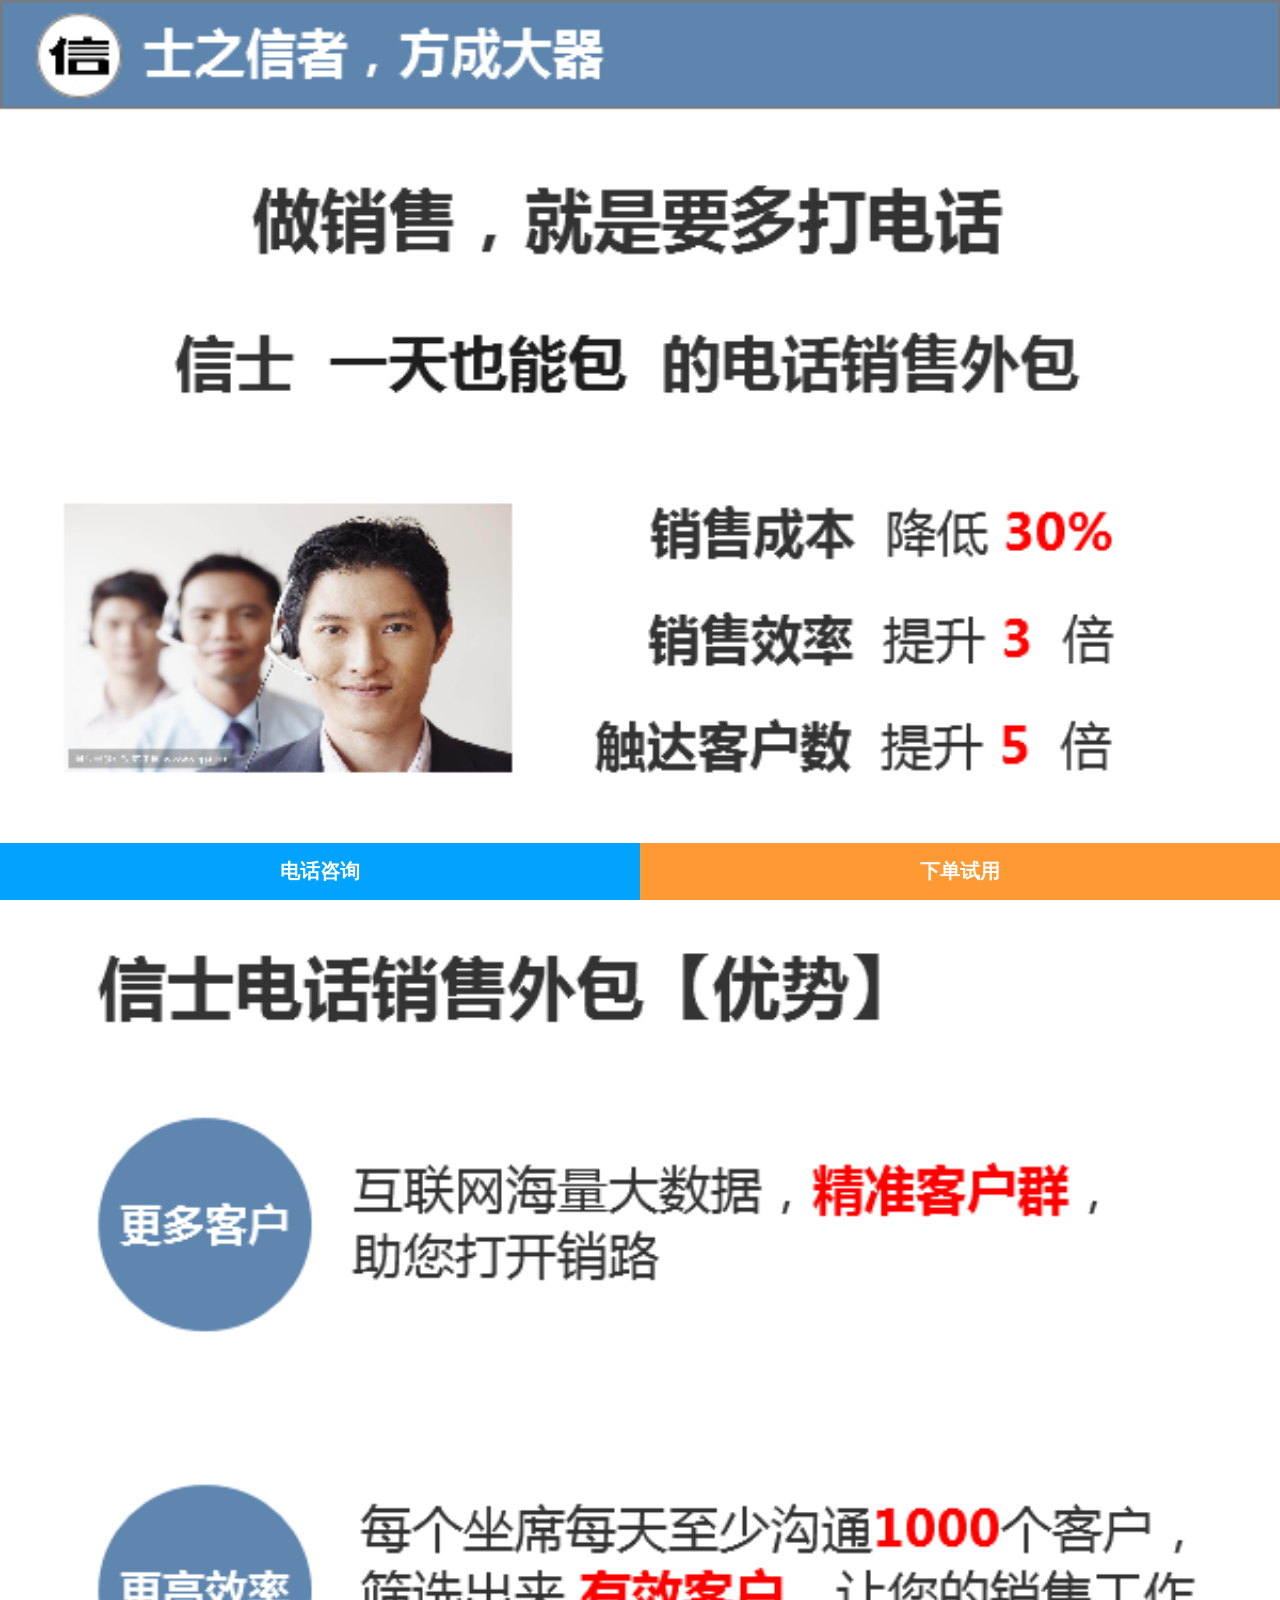
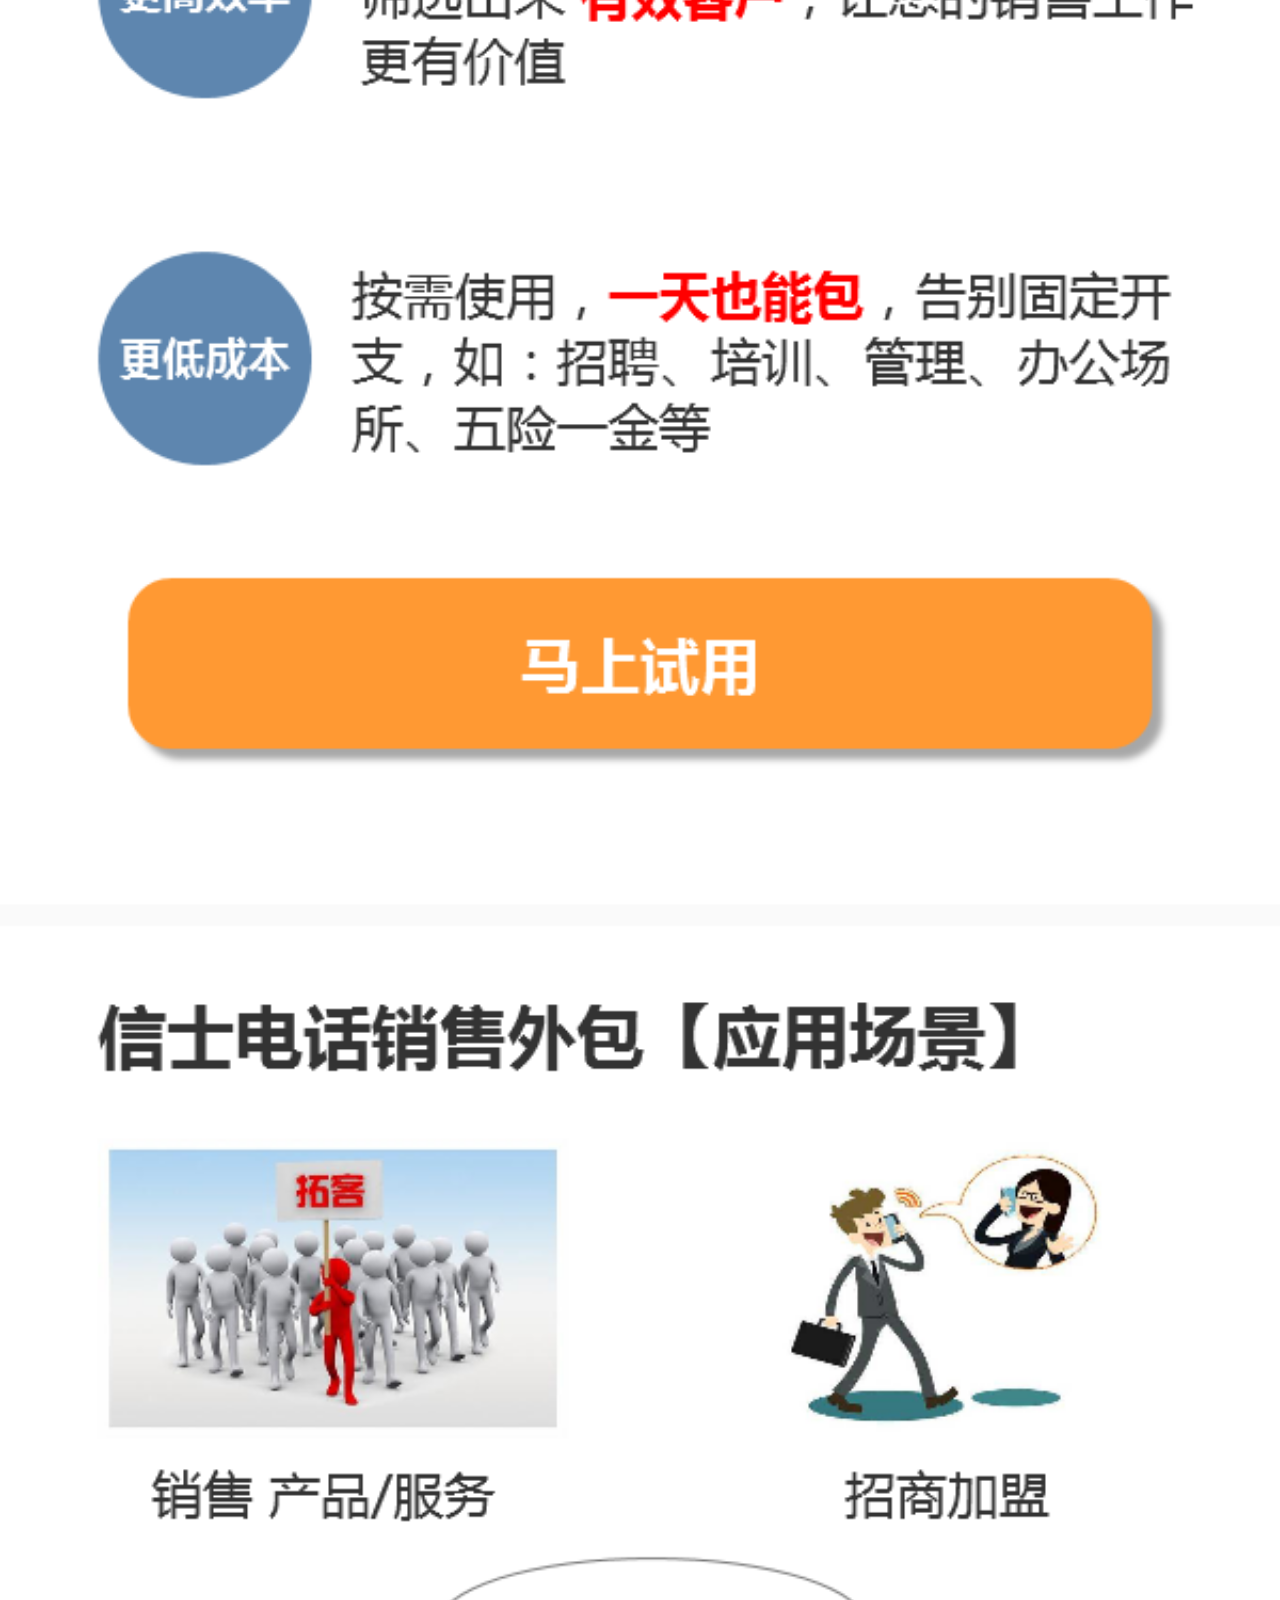
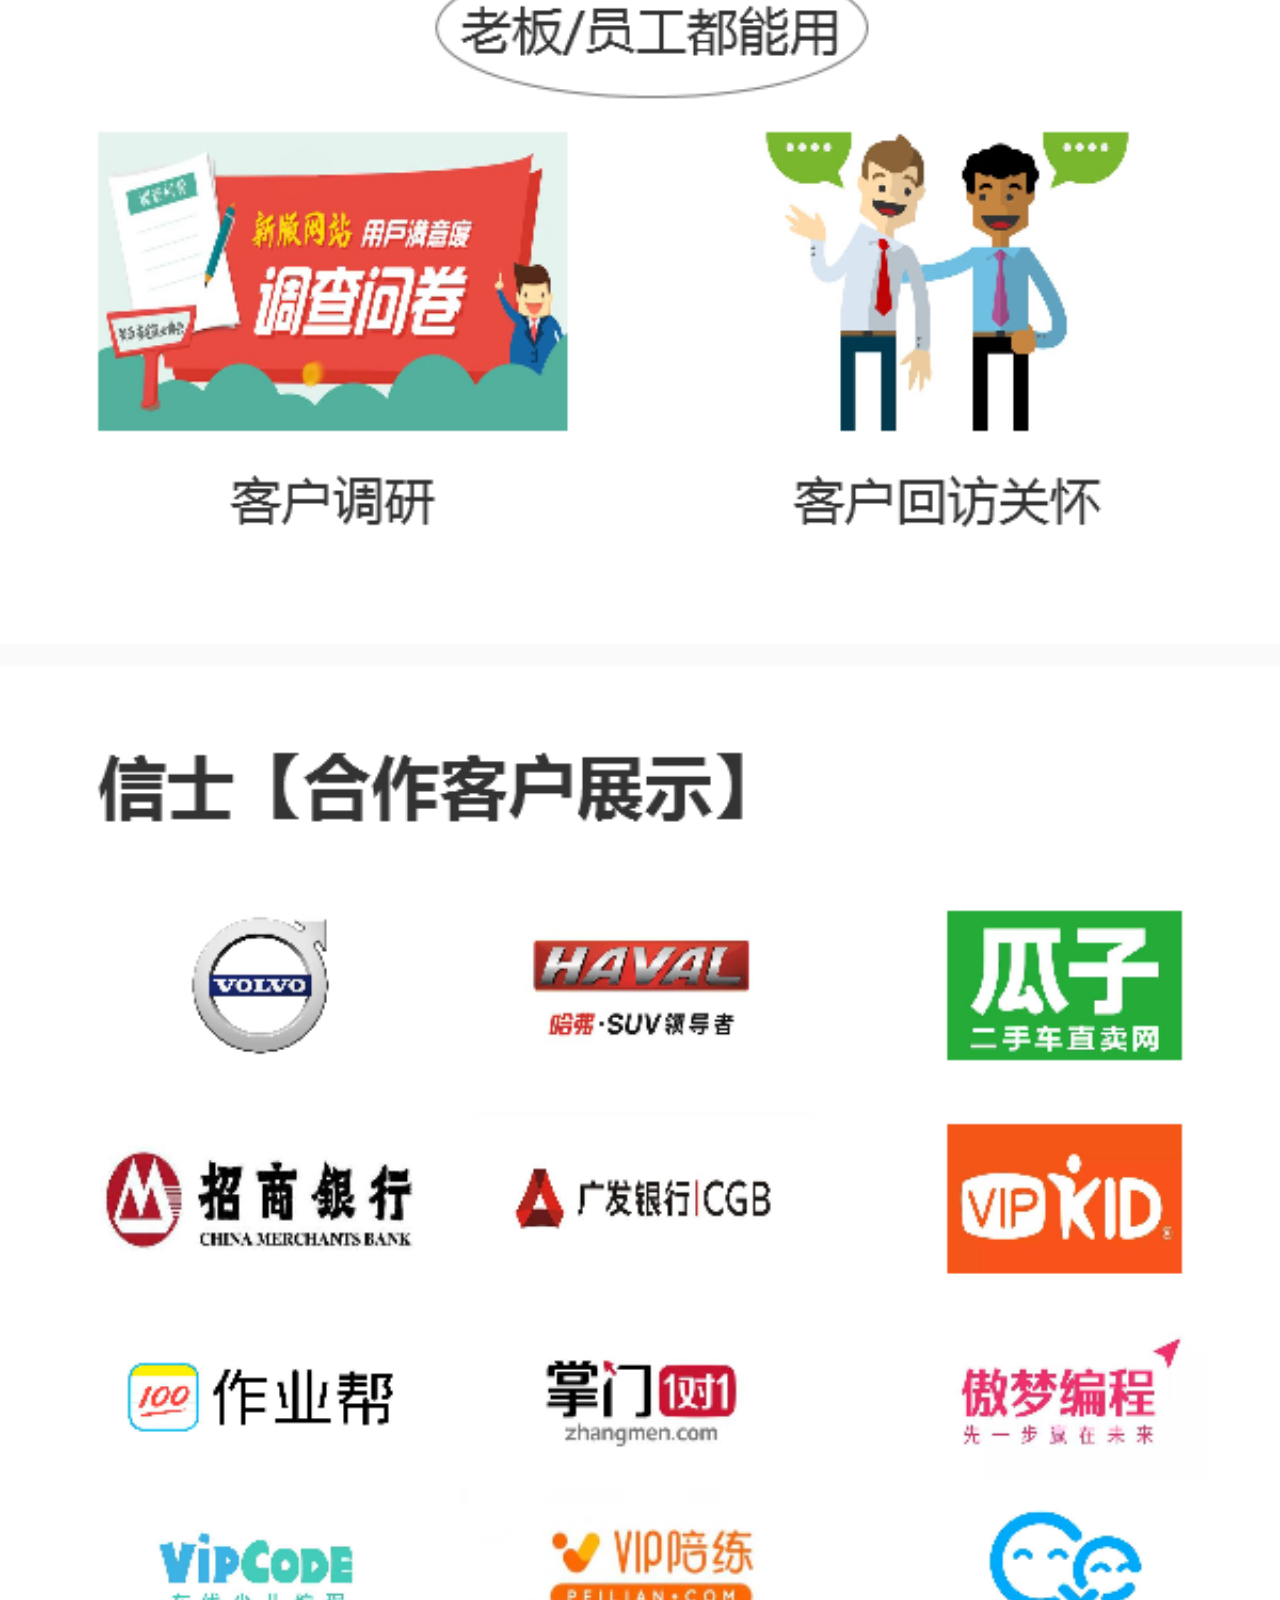
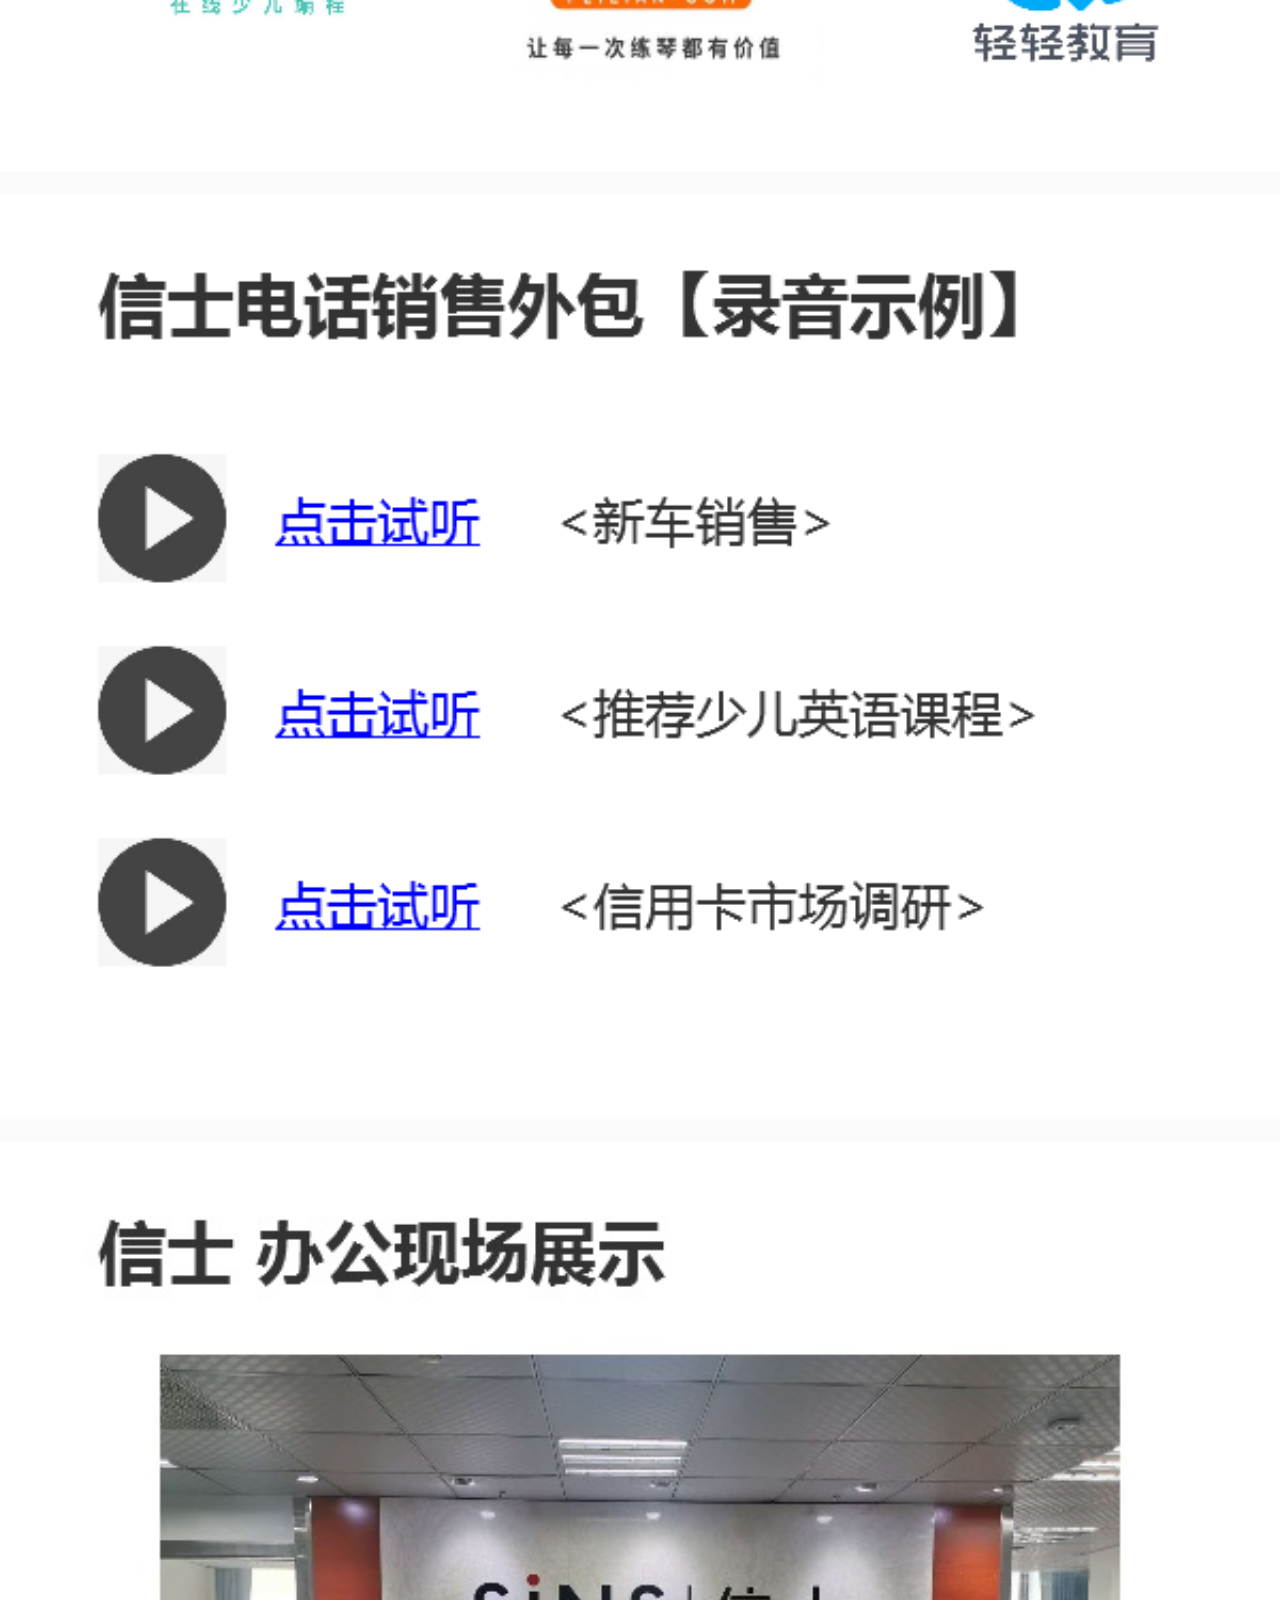
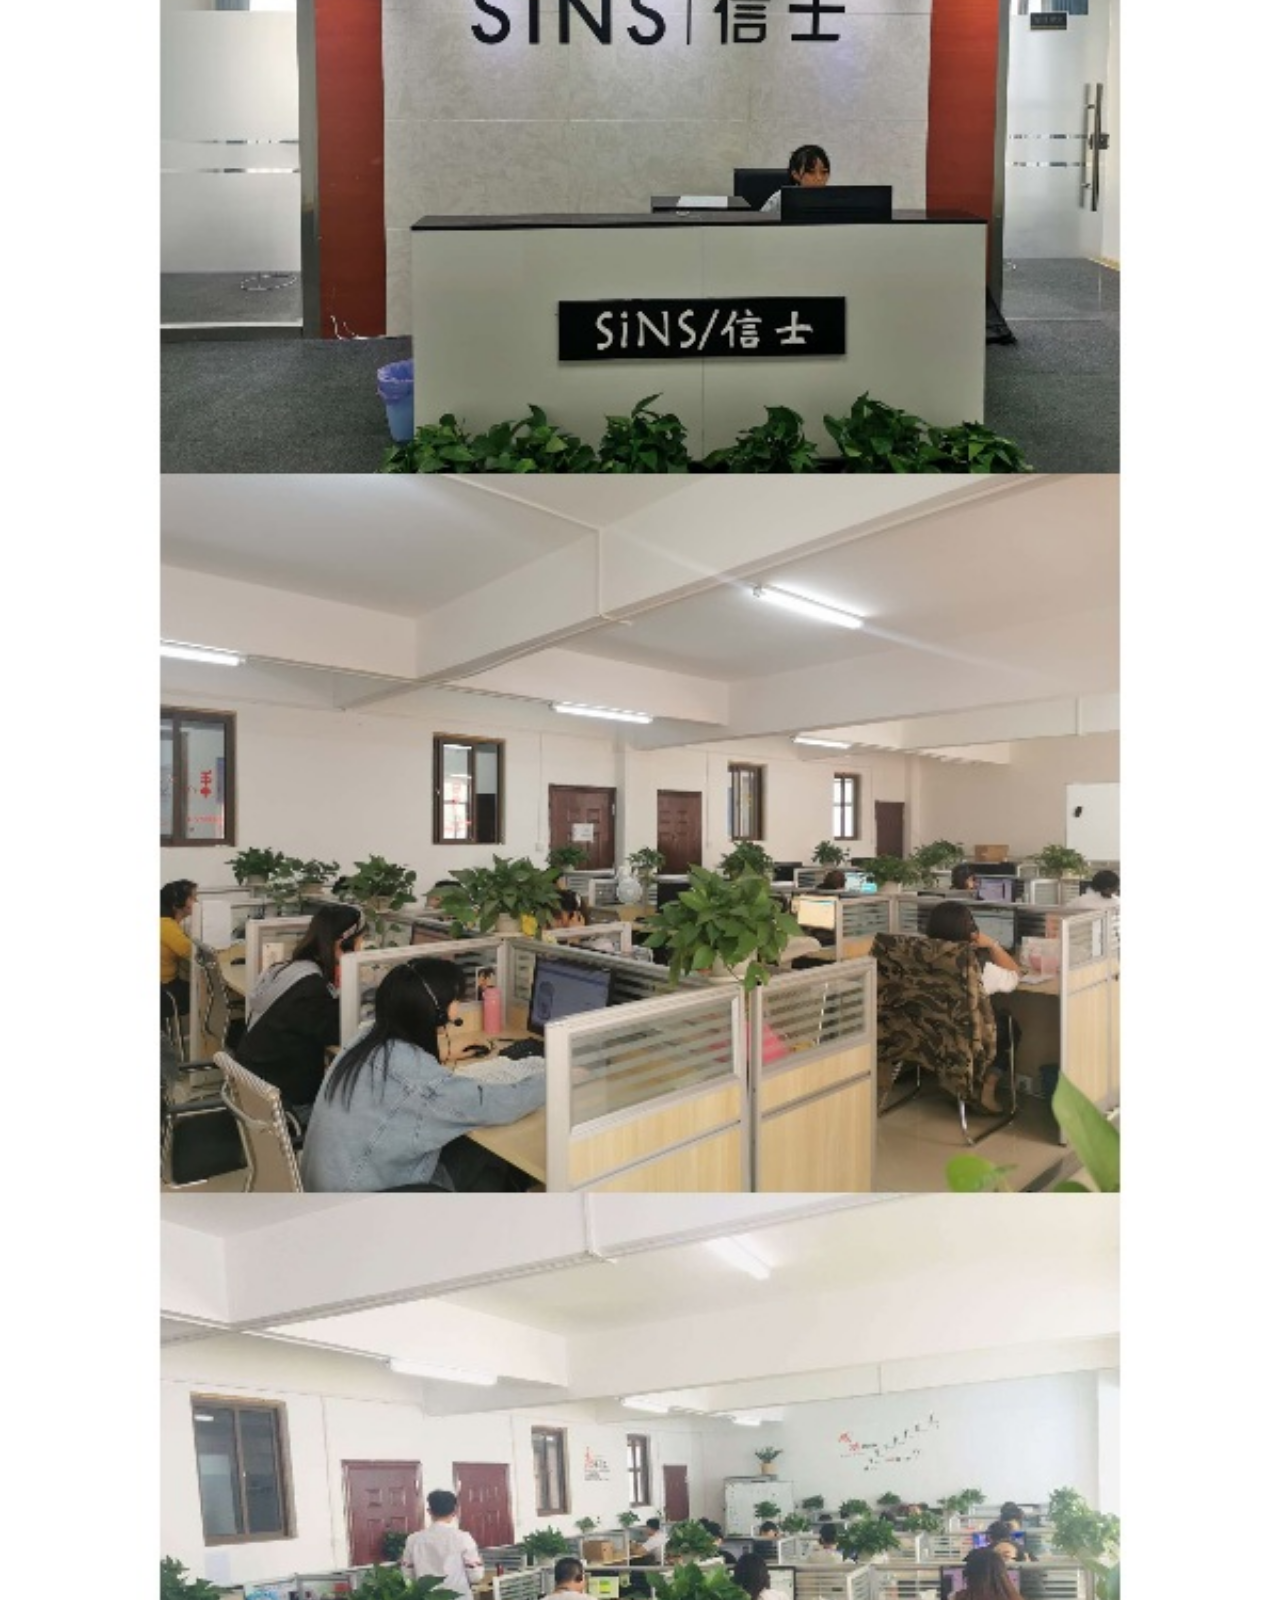
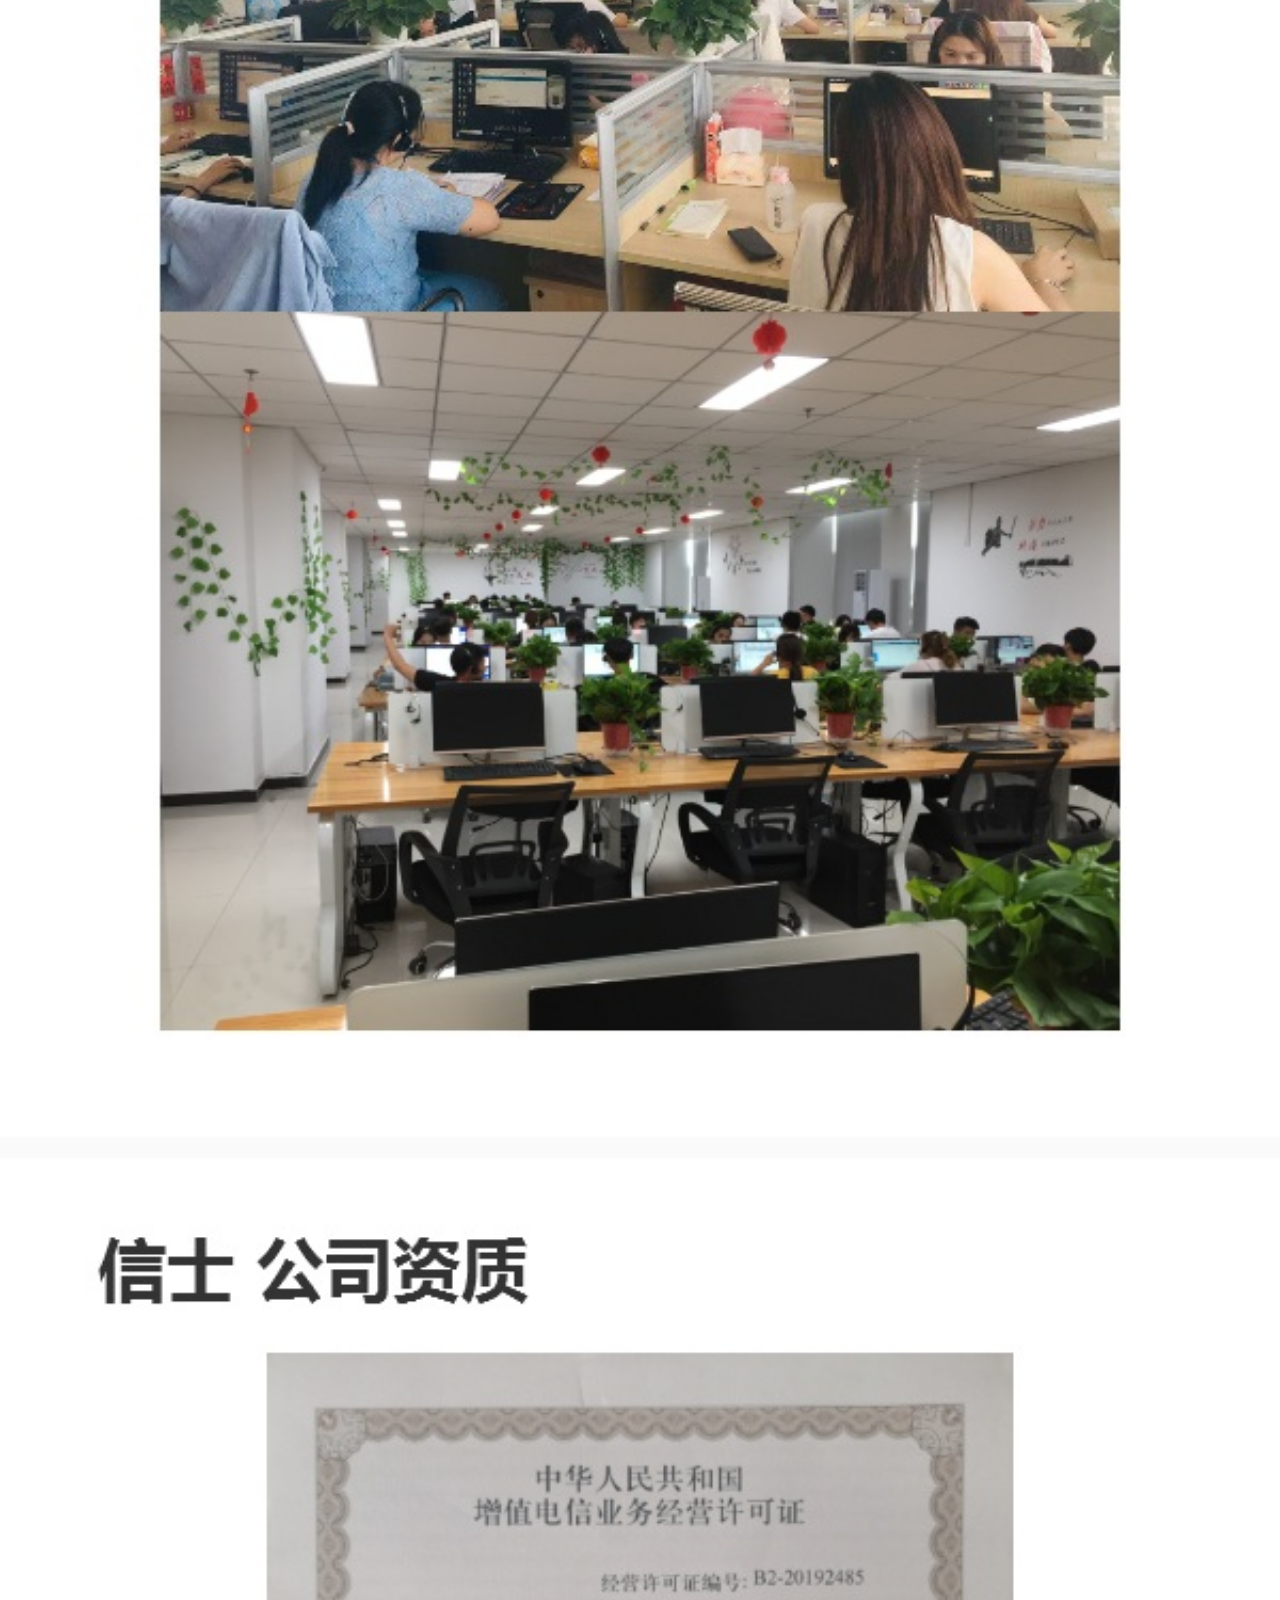
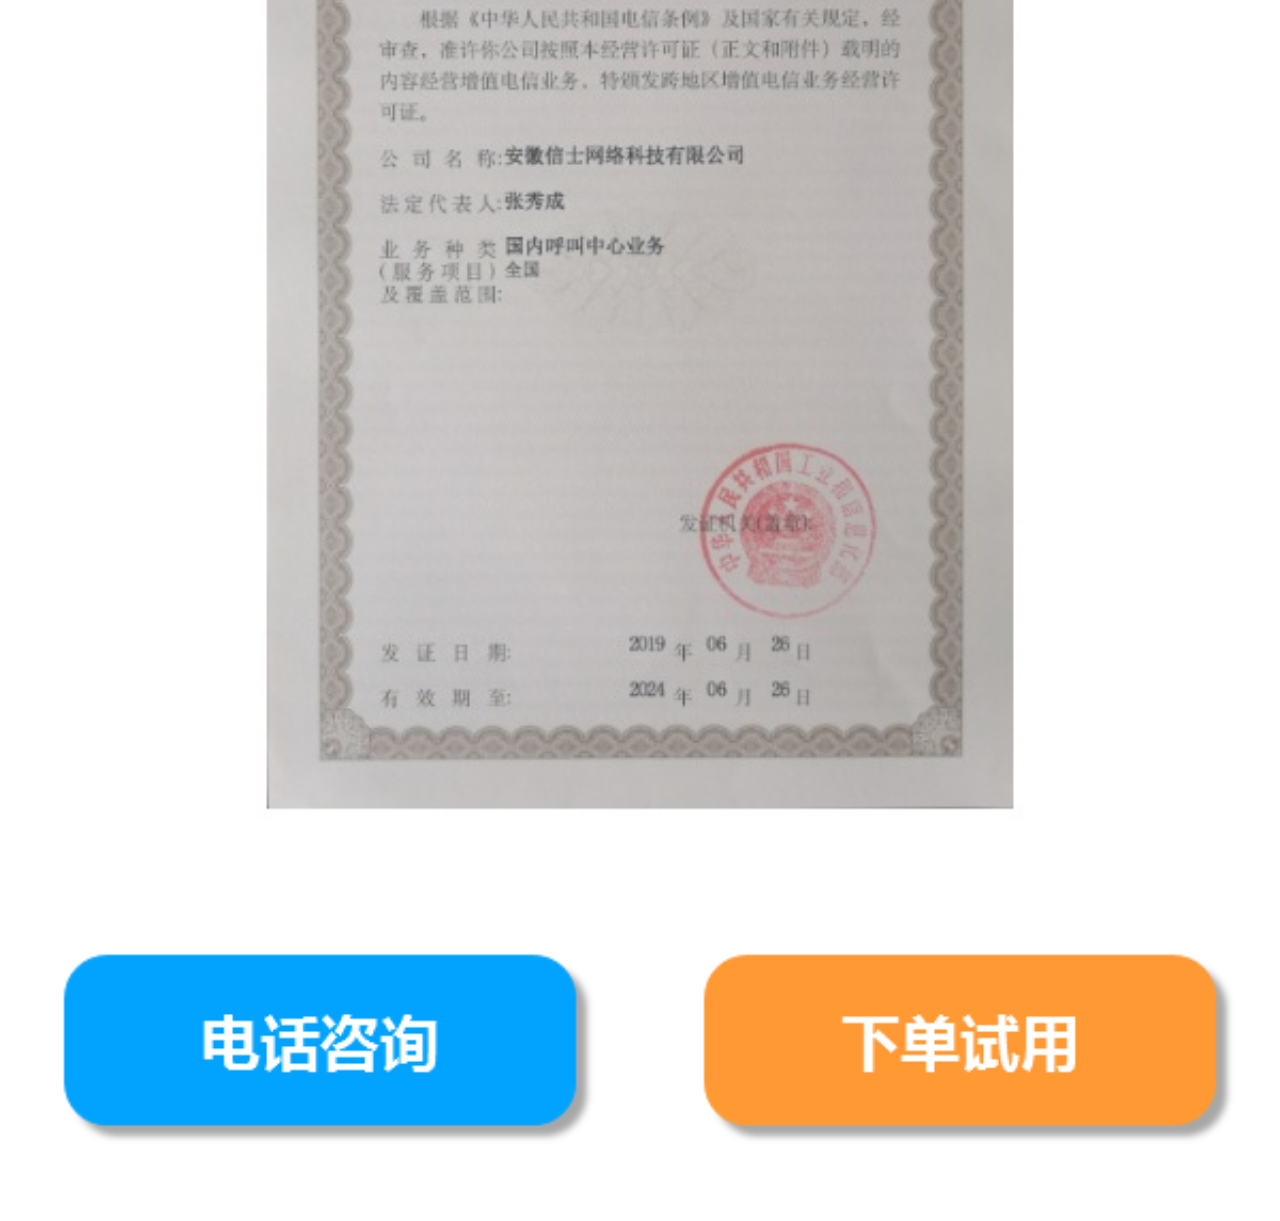
<file: index.html>
<!DOCTYPE html>
<html lang="en">
	<head>
		<title>信士电话销售外包</title>
		<meta http-equiv="Content-Type" content="text/html; charset=UTF-8">    
		<meta name="viewport" content="width=device-width,initial-scale=1,user-scalable=0,viewport-fit=cover">
		<link rel="stylesheet" type="text/css" href="./css/base.css">
		<style>
			body,html{
				background:#fff;
			}
			.index{
				position: relative;
				padding-bottom:70px;
			}

			.btn_1{
				position: absolute;
				top: 43%;
				height: 4%;
				left: 20%;
				width: 62%;
				z-index: 2;
			}
			
			.audio_1{
				position: absolute;
				top: 26%;
				height: 20%;
				left: 5%;
				width: 80%;
				z-index: 2;
			}
			
			.audio_2{
				position: absolute;
				top: 52%;
				height: 20%;
				left: 5%;
				width: 80%;
				z-index: 2;
			}
			
			.audio_3{
				position: absolute;
				top: 79%;
				height: 20%;
				left: 5%;
				width: 80%;
				z-index: 2;
			}
			
			.btn_bottom_tel{
				position: absolute;
				top: 0%;
				height: 100%;
				left: 0%;
				width: 50%;
				z-index: 2;
			}
			.btn_bottom_order{
				position: absolute;
				top: 0%;
				height: 100%;
				left: 50%;
				width: 50%;
				z-index: 2;
			}
			
			.footer{
				position:fixed;
				left:0;
				right:0;
				bottom:0;
				background:#fff;
				z-index:9999;
			}
			.footer>div{
				font-size:20px;
				font-weight:800;
				padding:15px 10px;
				text-align:center;
			}
			.left-border{
				border: 1px solid #000;
				border-width:0 0 0 1px;
			}
			.btn-tel{
				color:#fff;
				background:#02a3ff;
			}
			.btn-order {
				color:#fff;
				background:#ff9934;
			}
    </style>
	<script>
  	var _mtac = {"performanceMonitor":1,"senseQuery":1};
  	(function() {
  		var mta = document.createElement("script");
  		mta.src = "//pingjs.qq.com/h5/stats.js?v2.0.4";
  		mta.setAttribute("name", "MTAH5");
  		mta.setAttribute("sid", "500602890");
  		mta.setAttribute("cid", "500602891");
  		var s = document.getElementsByTagName("script")[0];
  		s.parentNode.insertBefore(mta, s);
  	})();
	</script>
</head>
<body>
<div class="index">
	<div style="position:relative;">
		<img src="./images/1.png">
		<div class="btn_1 create-order" onclick=""></div>
	</div>
	<div style="position:relative;">
		<img src="./images/2.png">	
		<audio controls id="music1" style="display:none;">
			<source src="./audio/1.mp3" >
		</audio>
		<audio controls id="music2" style="display:none;">
			<source src="./audio/2.mp3" >
		</audio>
		<audio controls id="music3" style="display:none;">
			<source src="./audio/3.mp3" >
		</audio>
		<div class="audio_1" onclick=""></div>
		<div class="audio_2" onclick=""></div>
		<div class="audio_3" onclick=""></div>
	</div>
	<img src="./images/3.jpg">
	<div style="position:relative;margin-top:50px">
		<img src="./images/4.png">
		<div class="btn_bottom_tel tel" onclick=""></div>
		<div class="btn_bottom_order btn_bottom_create-order" onclick=""></div>
	</div>

	<div class="footer display_flex flex_c">
		<div class="flex_1 btn-tel" onclick="">电话咨询</div>
		<div class="flex_1 btn-order btn_create-order" onclick="">下单试用</div>
	</div>
</div>
<script>
	
	document.querySelector(".tel").onclick = function (e) {
		window.location.href = 'tel:15659761966';
		MtaH5.clickStat("btntel");
    };
	document.querySelector(".btn-tel").onclick = function (e) {
		window.location.href = 'tel:15659761966';
		MtaH5.clickStat("btntel");
    };
	
	document.querySelector(".create-order").onclick = function (e) {
		window.location.href = 'step1.html';
		MtaH5.clickStat("btnnext");
    };
	document.querySelector(".btn_bottom_create-order").onclick = function (e) {
		window.location.href = 'step1.html';
		MtaH5.clickStat("btnnext");
    };
	document.querySelector(".btn_create-order").onclick = function (e) {
		window.location.href = 'step1.html';
		MtaH5.clickStat("btnnext");
    };
	
    document.querySelector(".audio_1").onclick = function (e) {
		bf('music1');
		stop('music2');
		stop('music3');
		MtaH5.clickStat("btnaudio");
    };
    document.querySelector(".audio_2").onclick = function (e) {
		bf('music2');
		stop('music1');
		stop('music3');
		MtaH5.clickStat("btnaudio");
    };
	document.querySelector(".audio_3").onclick = function (e) {
		bf('music3');
		stop('music1');
		stop('music2');
		MtaH5.clickStat("btnaudio");
    };
	
	function rbf(){
		var audio = document.getElementById('music1'); 
		audio.currentTime = 0;
	}
	
	function bf( music){
	 var audio = document.getElementById(music); 
	 if(audio!==null){             
		//检测播放是否已暂停.audio.paused 在播放器播放时返回false.
		 //alert(audio.paused);
	  if(audio.paused)                     {                 
		  audio.play();//audio.play();// 这个就是播放  
	  }else{
		  audio.pause();// 这个就是暂停
	  }
	 } 
	}
	
	function stop( music){
	 var audio = document.getElementById(music); 
	 if(audio!==null){             
		 audio.pause();// 这个就是暂停
	 } 
	}
	
</script>


</body></html>
</file>
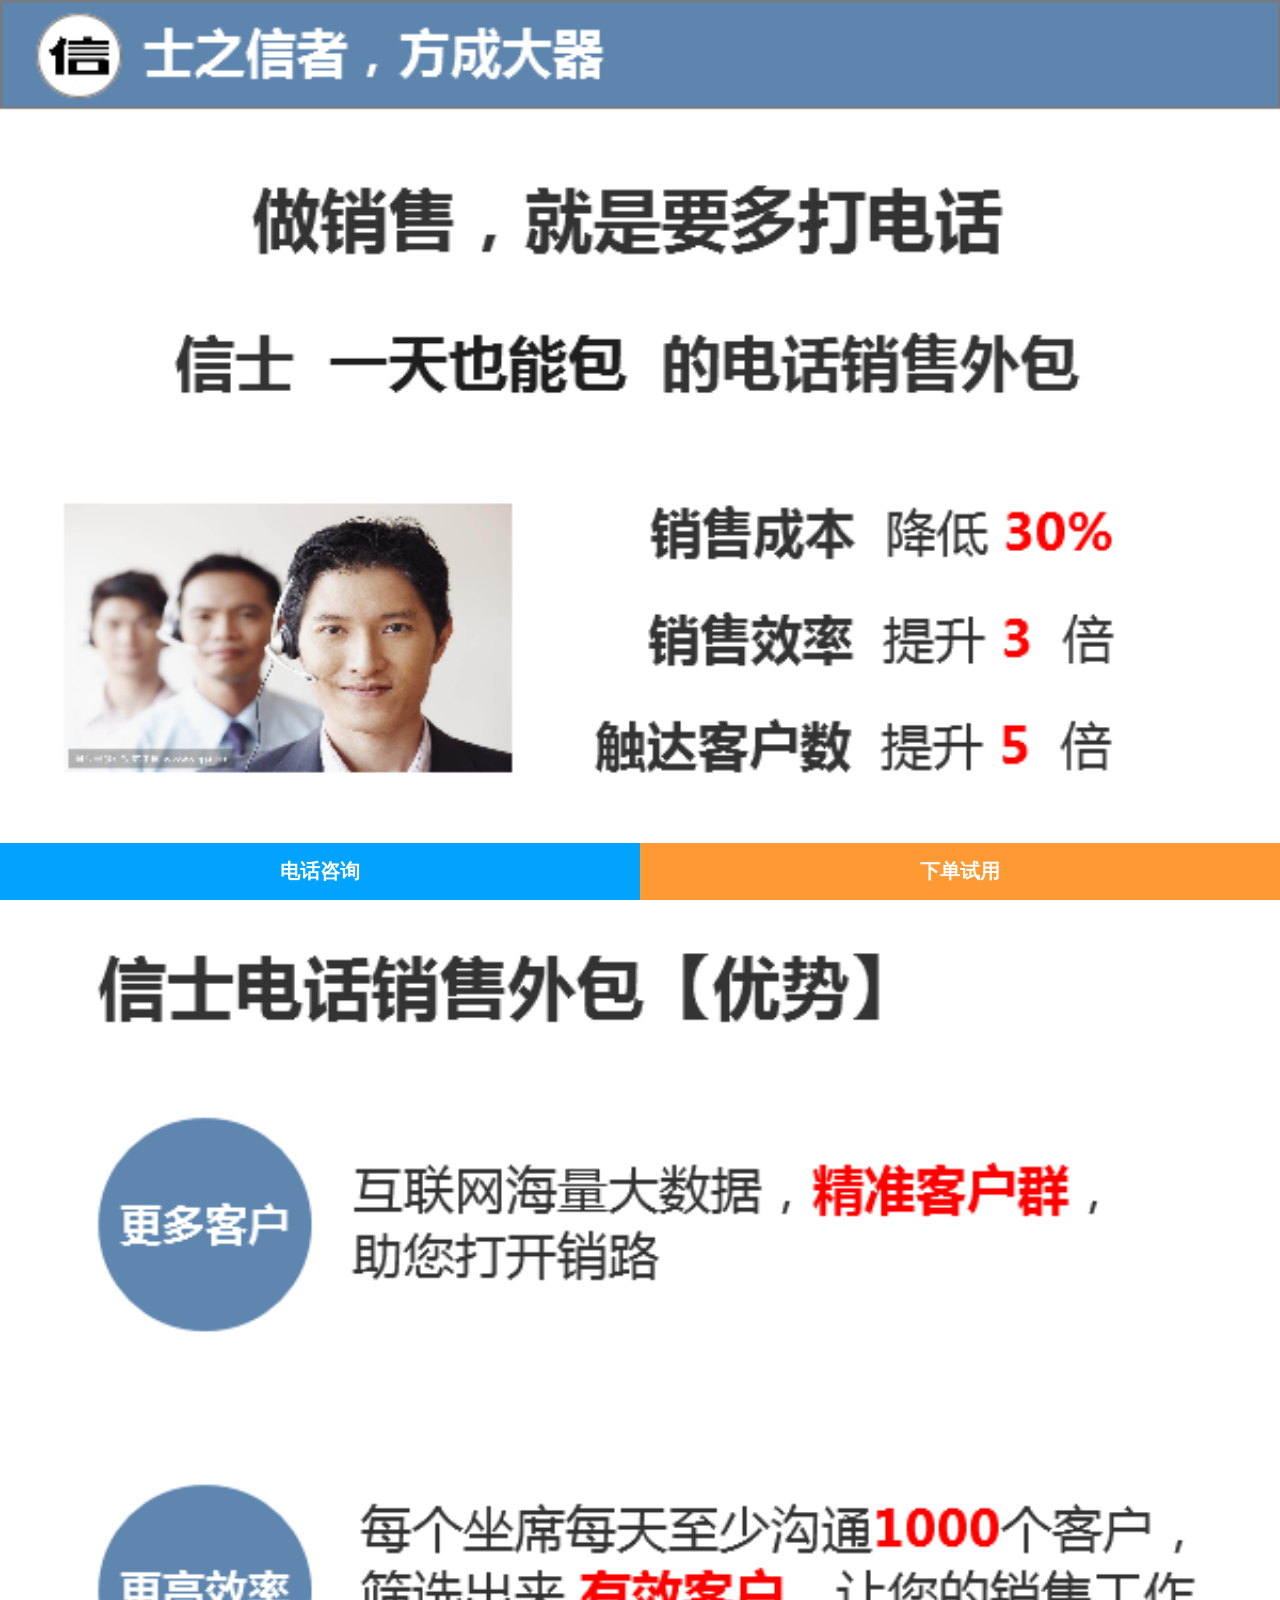
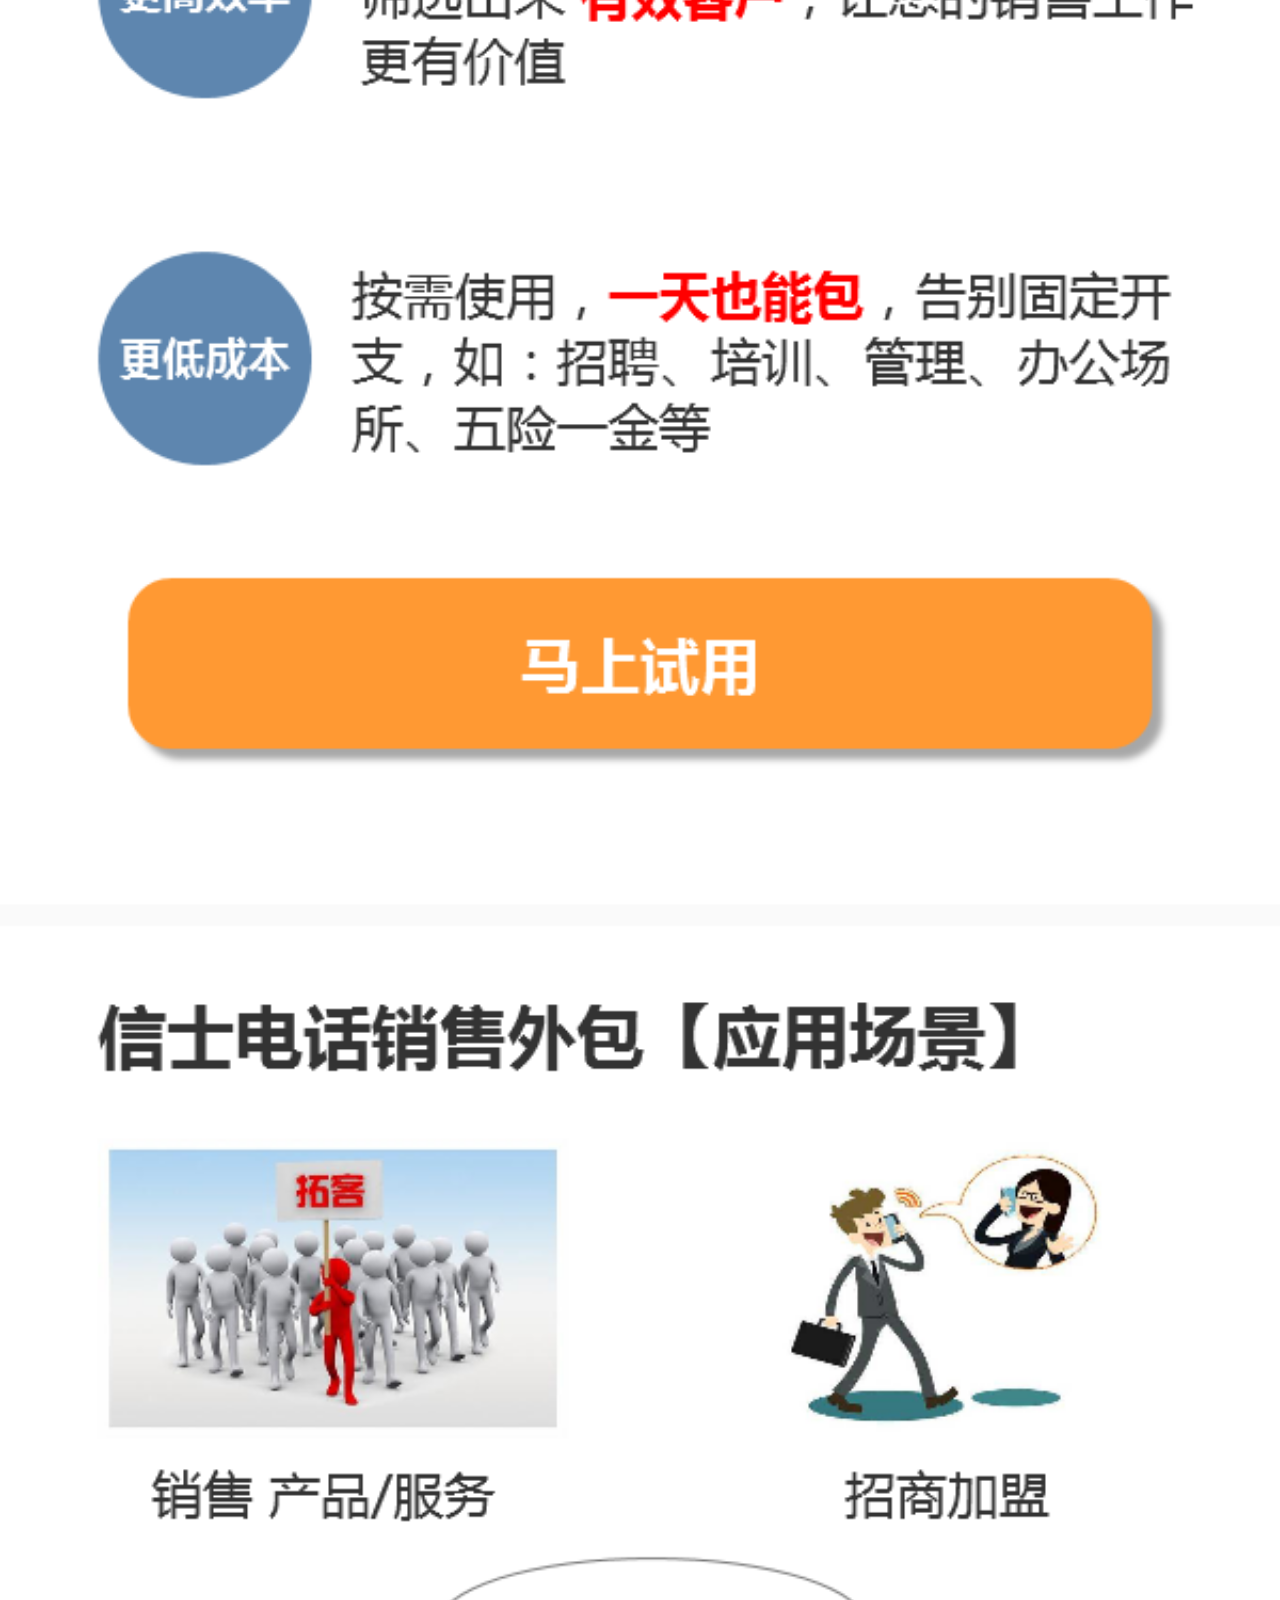
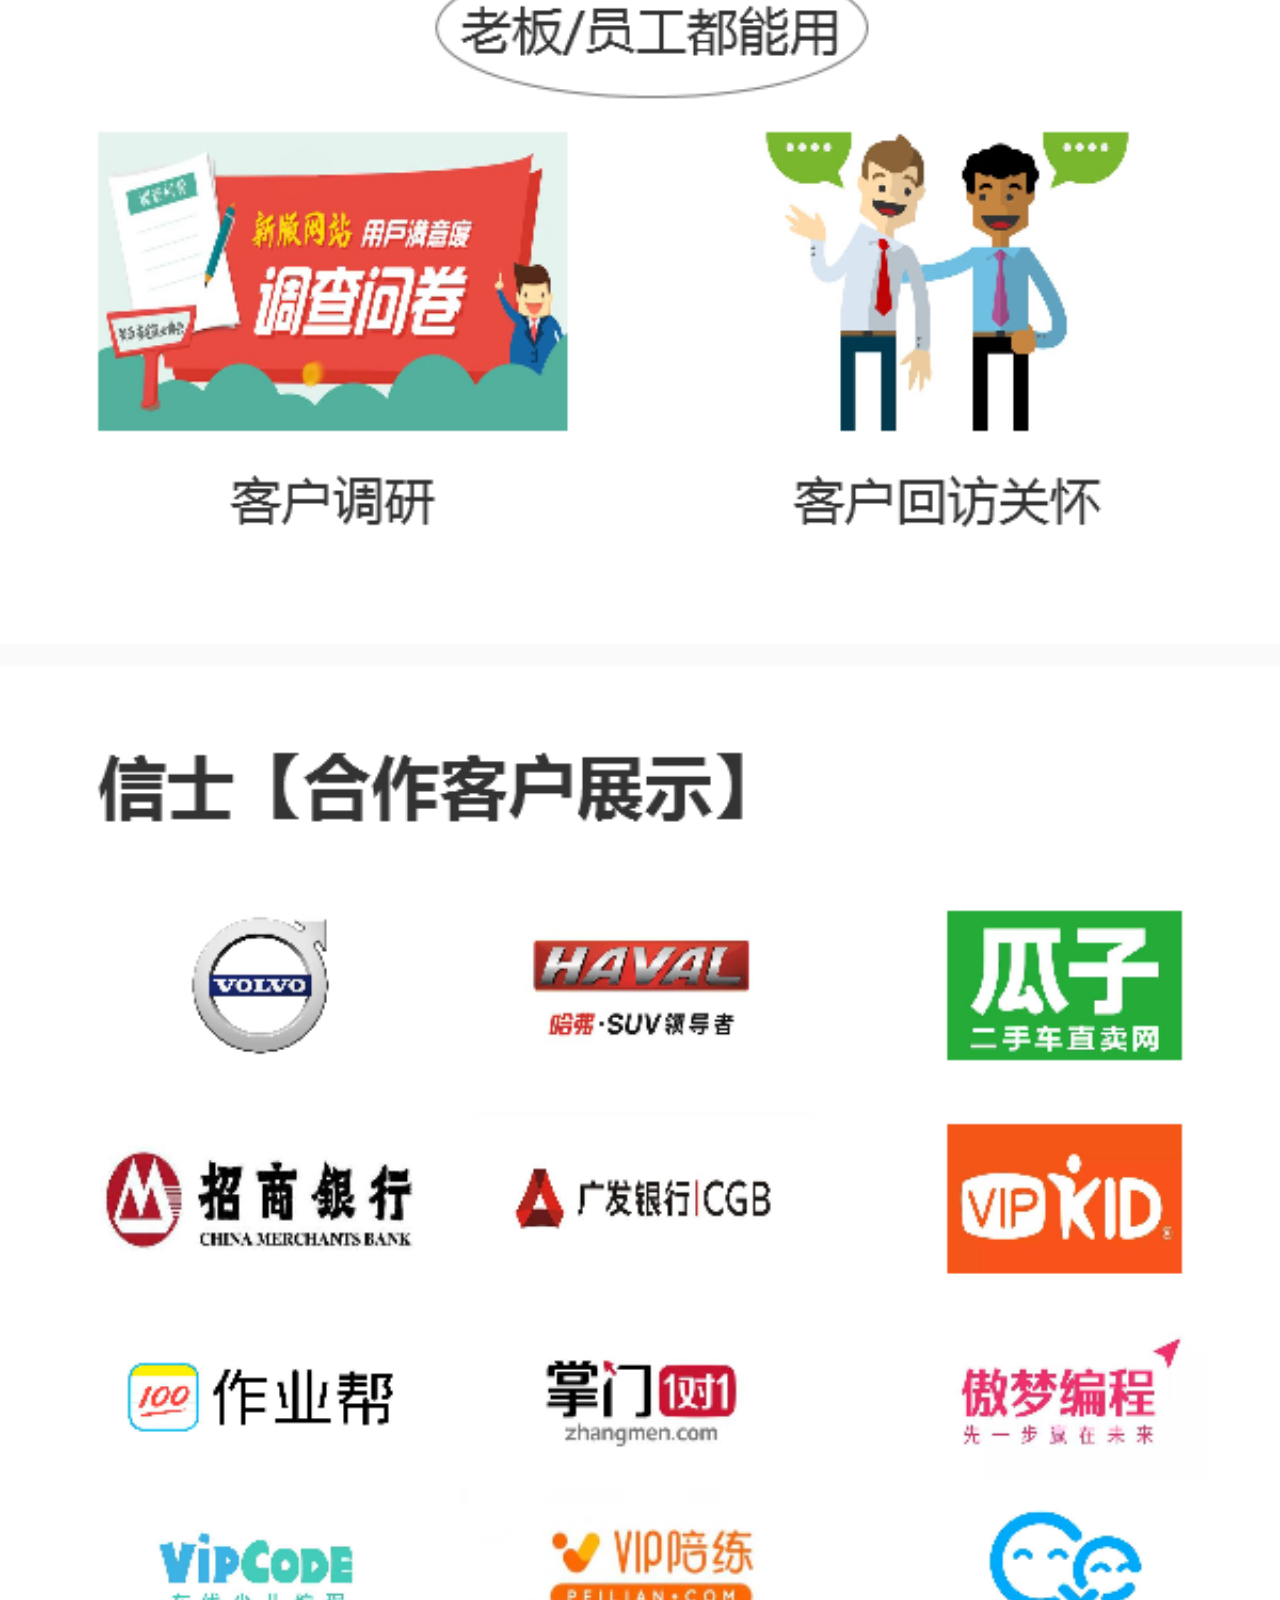
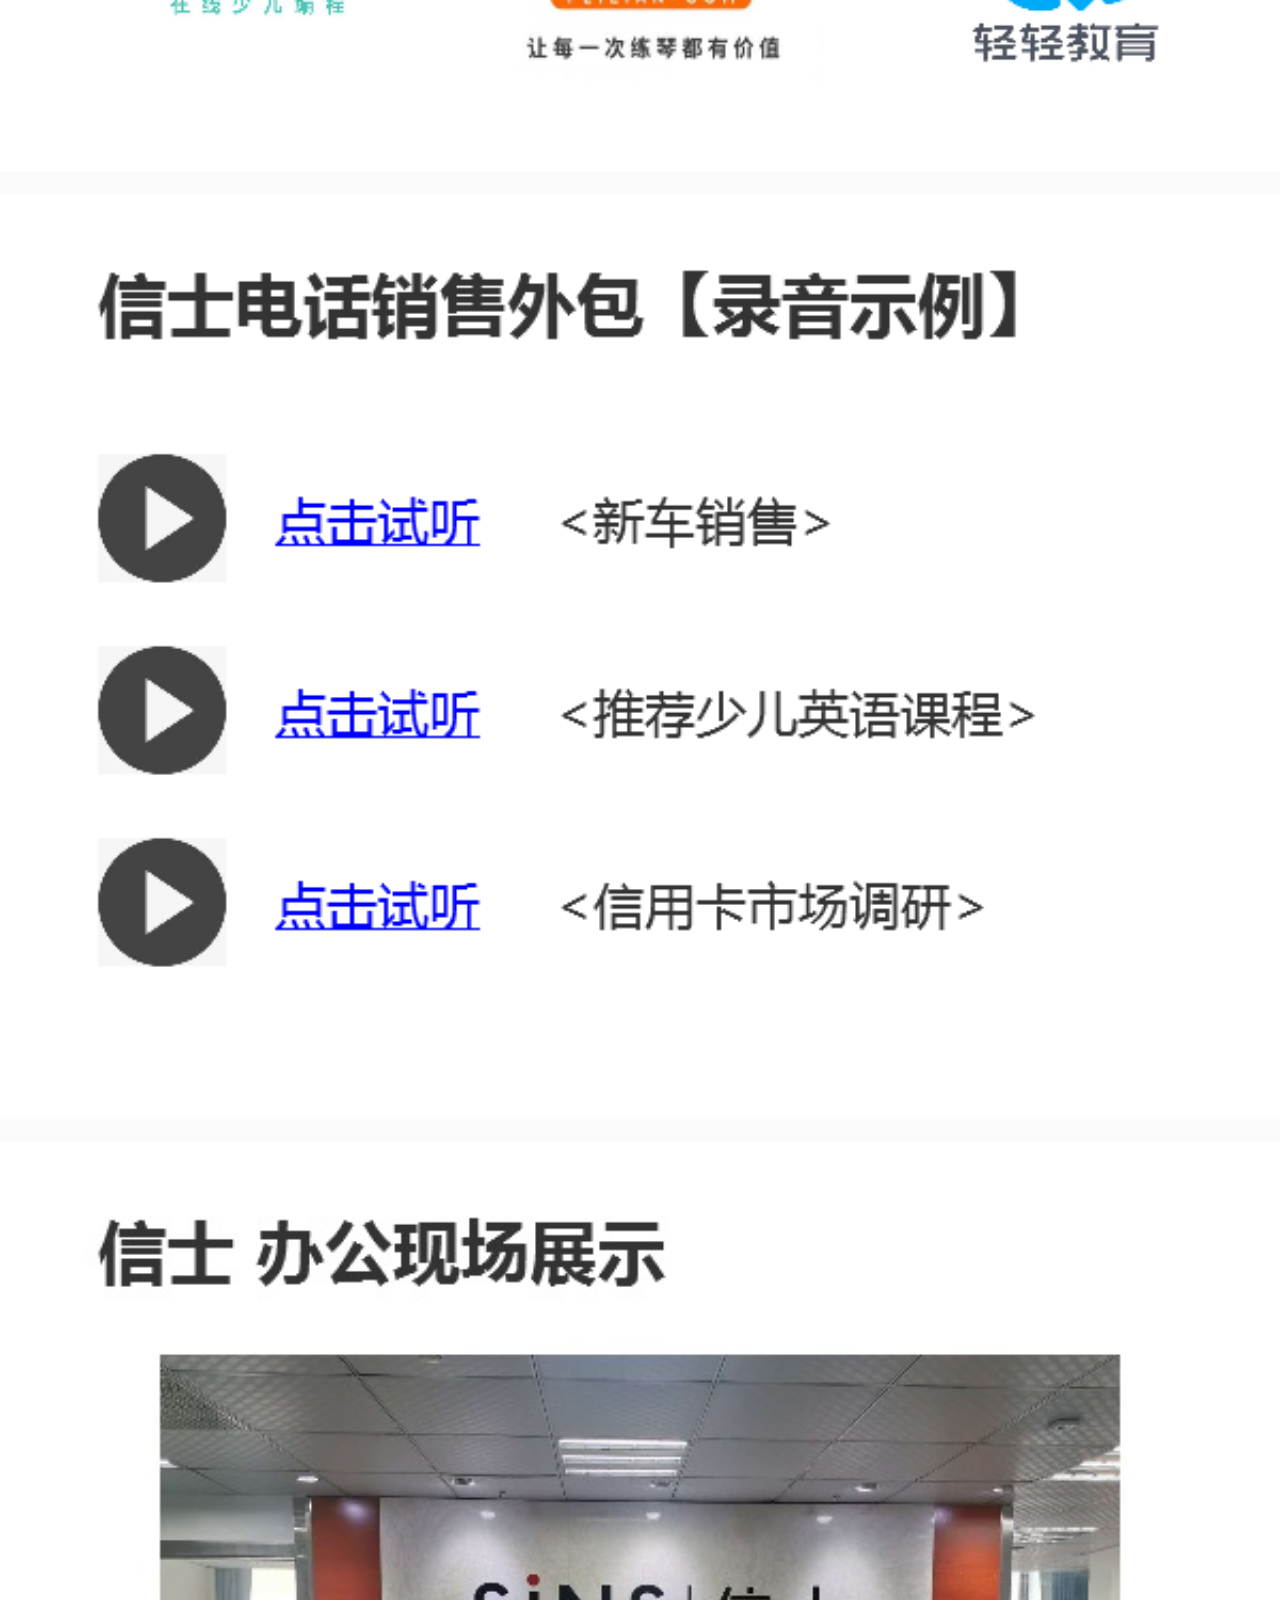
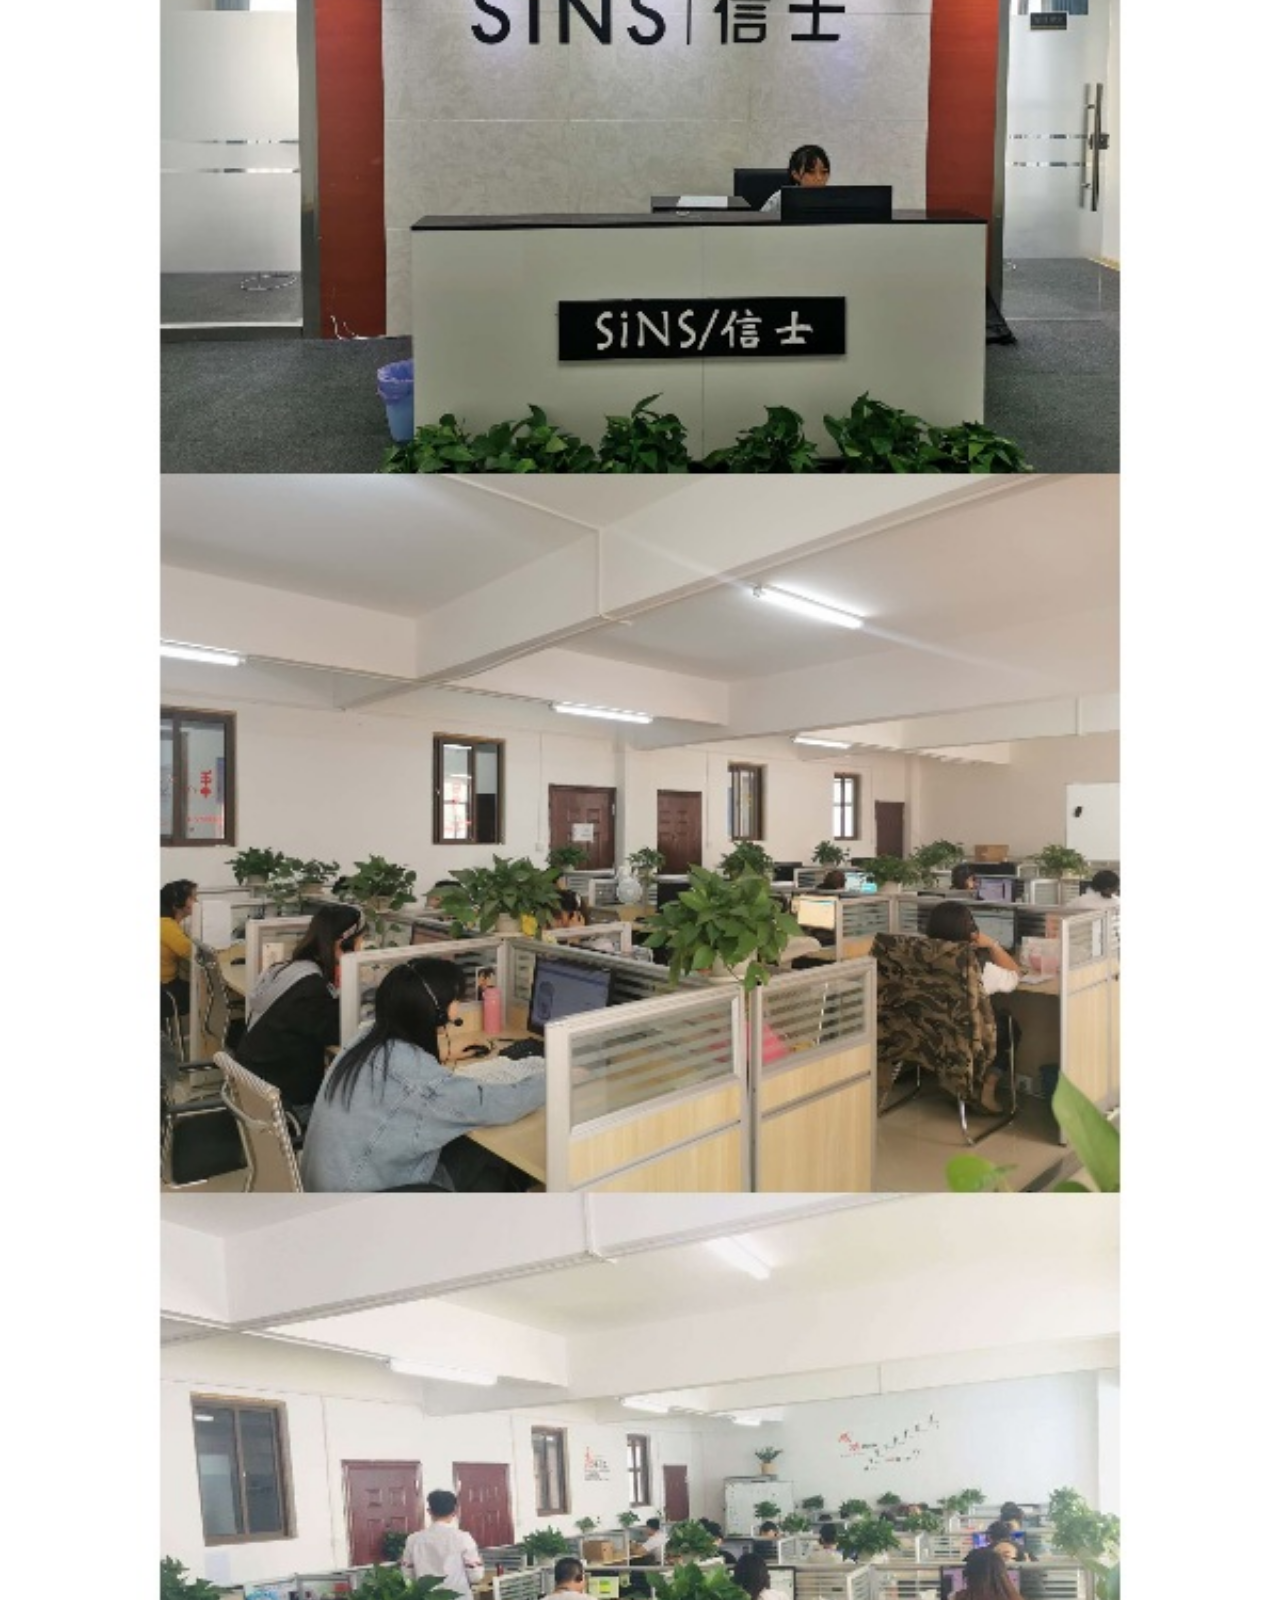
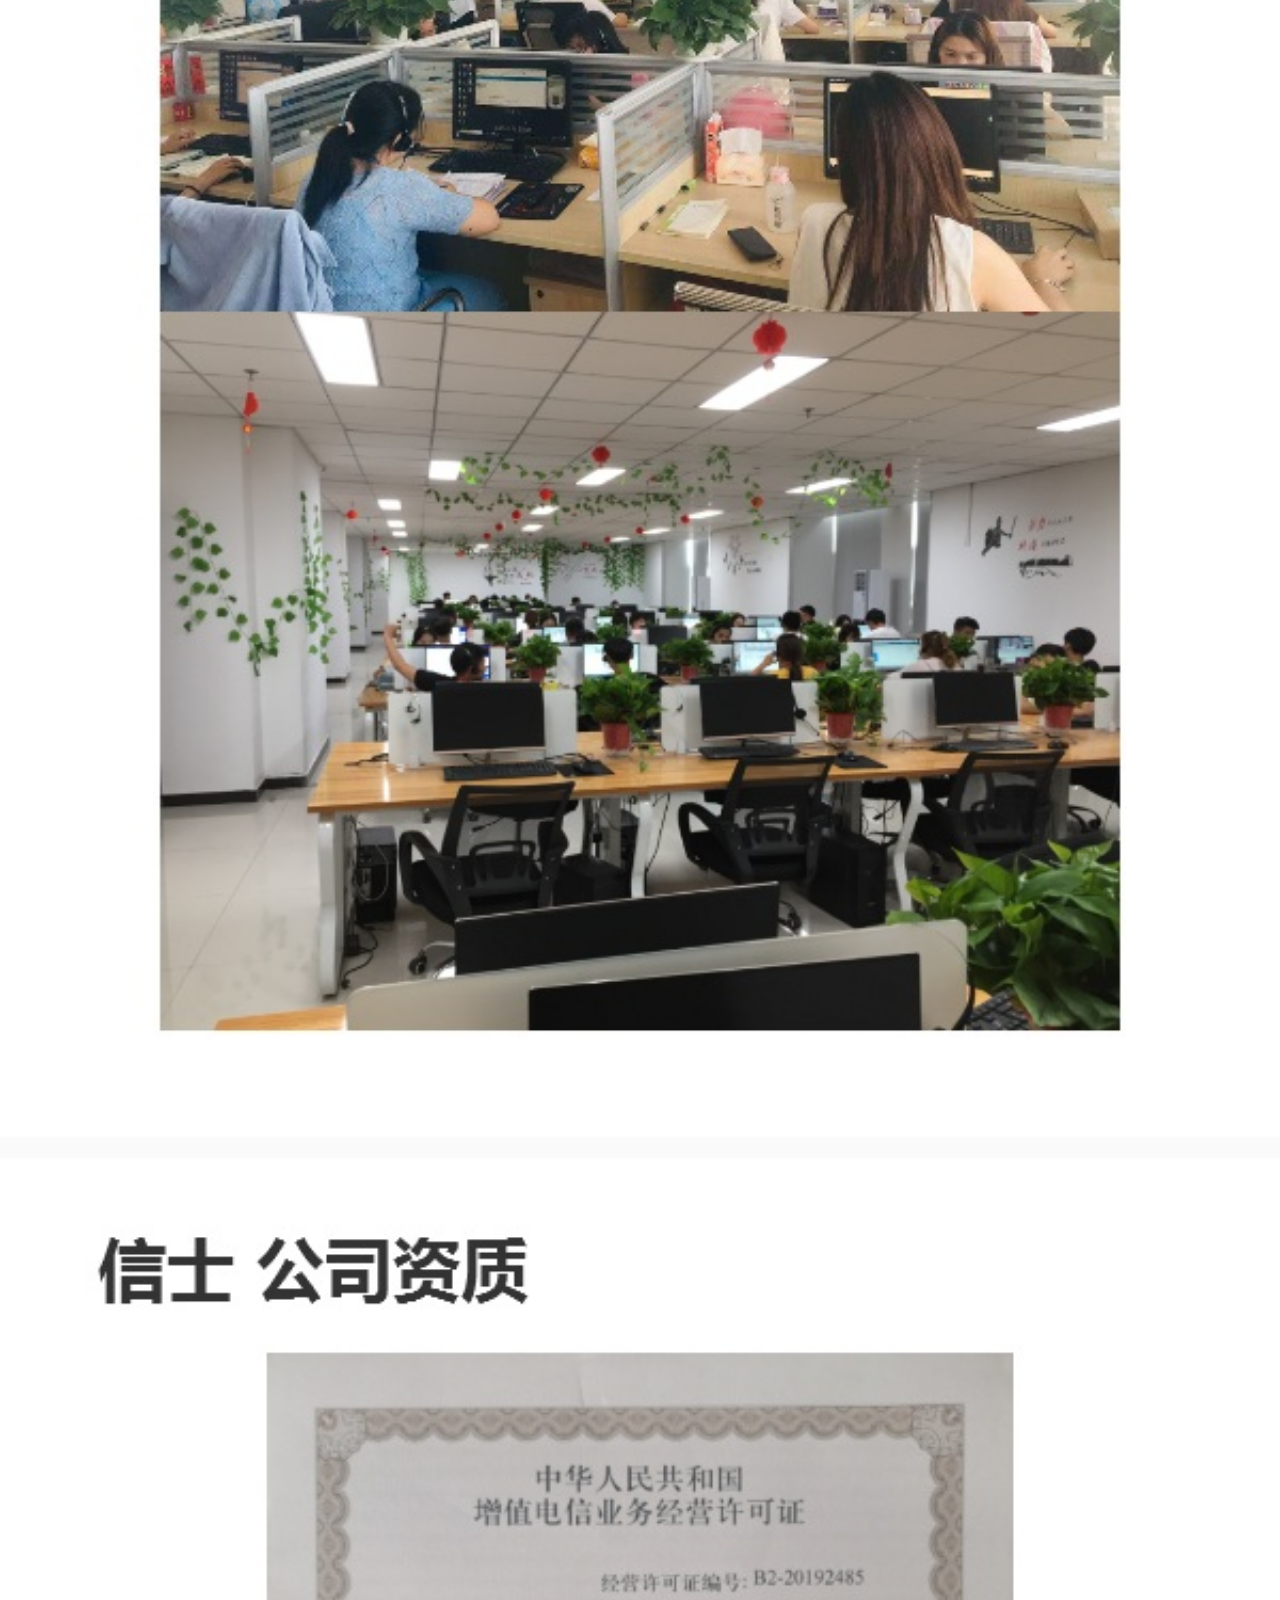
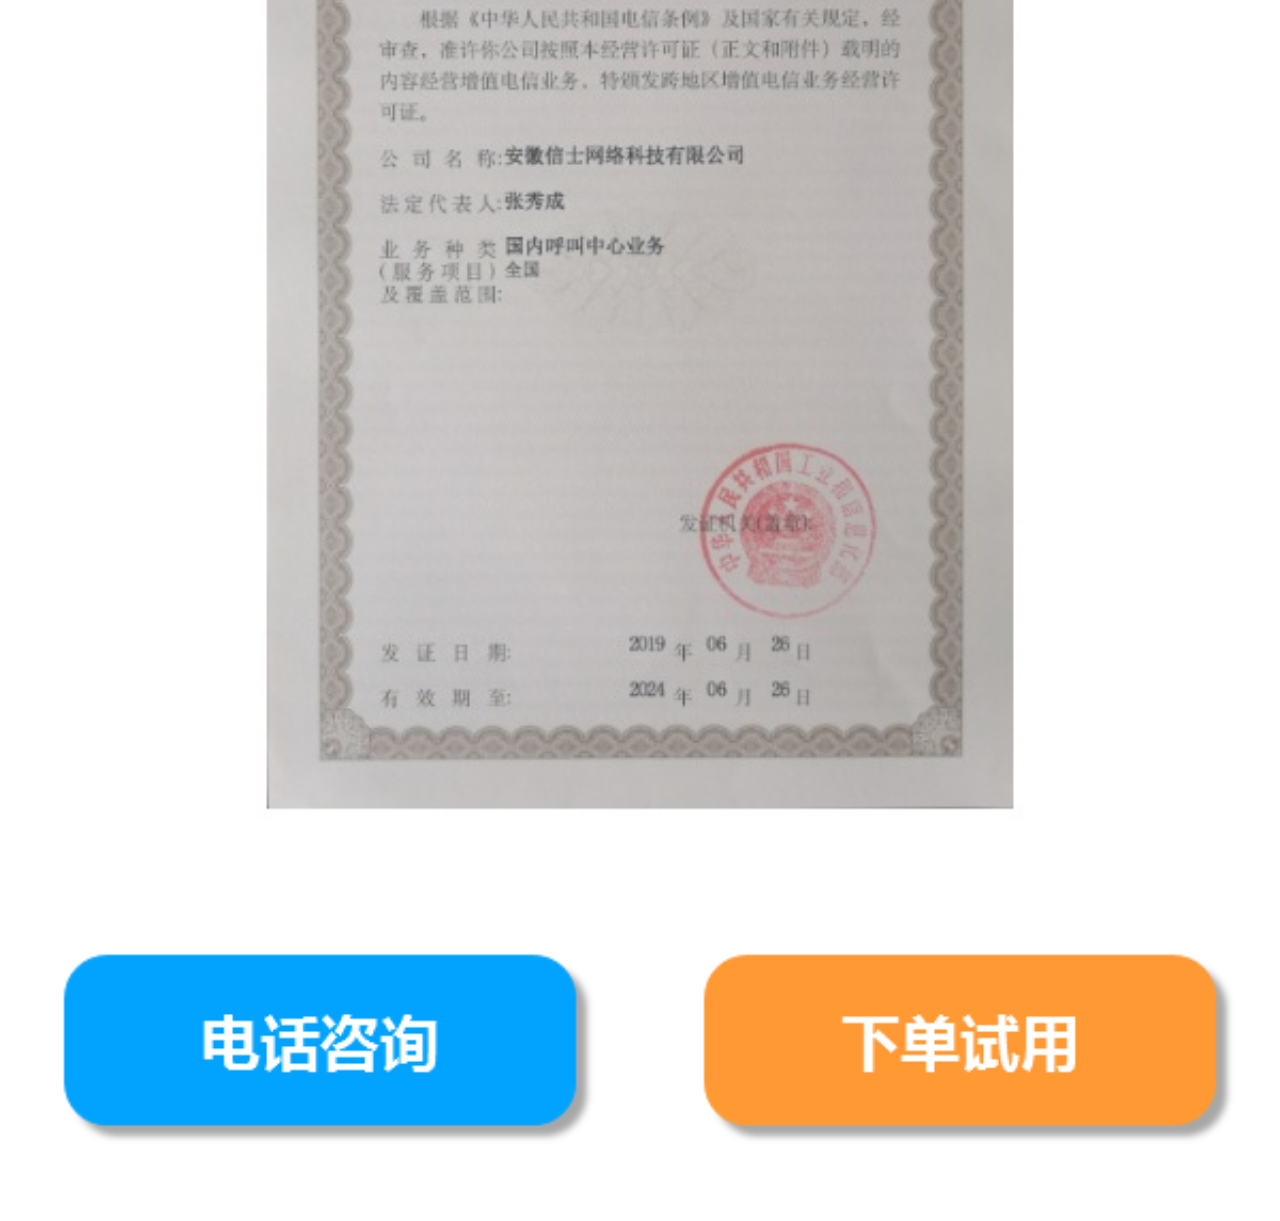
<file: b.html>
<!DOCTYPE html>
<html lang="en">
	<head>
		<title>信士电话销售外包</title>
		<meta http-equiv="Content-Type" content="text/html; charset=UTF-8">    
		<meta name="viewport" content="width=device-width,initial-scale=1,user-scalable=0,viewport-fit=cover">
		<link rel="stylesheet" type="text/css" href="./css/base.css">
		<style>
			body,html{
				background:#fff;
			}
			.index{
				position: relative;
				padding-bottom:70px;
			}

			.btn_1{
				position: absolute;
				top: 43%;
				height: 4%;
				left: 20%;
				width: 62%;
				z-index: 2;
			}
			
			.audio_1{
				position: absolute;
				top: 26%;
				height: 20%;
				left: 5%;
				width: 80%;
				z-index: 2;
			}
			
			.audio_2{
				position: absolute;
				top: 52%;
				height: 20%;
				left: 5%;
				width: 80%;
				z-index: 2;
			}
			
			.audio_3{
				position: absolute;
				top: 79%;
				height: 20%;
				left: 5%;
				width: 80%;
				z-index: 2;
			}

			.btn_bottom_tel{
				position: absolute;
				top: 0%;
				height: 100%;
				left: 0%;
				width: 50%;
				z-index: 2;
			}
			.btn_bottom_order{
				position: absolute;
				top: 0%;
				height: 100%;
				left: 50%;
				width: 50%;
				z-index: 2;
			}
			
			.footer{
				position:fixed;
				left:0;
				right:0;
				bottom:0;
				background:#fff;
				z-index:9999;
			}
			.footer>div{
				font-size:20px;
				font-weight:800;
				padding:15px 10px;
				text-align:center;
			}
			.left-border{
				border: 1px solid #000;
				border-width:0 0 0 1px;
			}
			.btn-tel{
				color:#fff;
				background:#02a3ff;
			}
			.btn-order {
				color:#fff;
				background:#ff9934;
			}
    </style>
	<script>
  	var _mtac = {"performanceMonitor":1,"senseQuery":1};
  	(function() {
  		var mta = document.createElement("script");
  		mta.src = "//pingjs.qq.com/h5/stats.js?v2.0.4";
  		mta.setAttribute("name", "MTAH5");
  		mta.setAttribute("sid", "500602890");
  		mta.setAttribute("cid", "500602891");
  		var s = document.getElementsByTagName("script")[0];
  		s.parentNode.insertBefore(mta, s);
  	})();
	</script>
</head>
<body>
<div class="index">
	<div style="position:relative;">
		<img src="./images/1.png">
		<div class="btn_1 create-order" onclick=""></div>
	</div>
	<div style="position:relative;">
		<img src="./images/2.png">	
		<audio controls id="music1" style="display:none;">
			<source src="./audio/1.mp3" >
		</audio>
		<audio controls id="music2" style="display:none;">
			<source src="./audio/2.mp3" >
		</audio>
		<audio controls id="music3" style="display:none;">
			<source src="./audio/3.mp3" >
		</audio>
		<div class="audio_1" onclick=""></div>
		<div class="audio_2" onclick=""></div>
		<div class="audio_3" onclick=""></div>
	</div>
	<img src="./images/3.jpg">
	<div style="position:relative;margin-top:50px">
		<img src="./images/4.png">
		<div class="btn_bottom_tel tel" onclick=""></div>
		<div class="btn_bottom_order btn_bottom_create-order" onclick=""></div>
	</div>

	<div class="footer display_flex flex_c">
		<div class="flex_1 btn-tel" onclick="">电话咨询</div>
		<div class="flex_1 btn-order btn_create-order" onclick="">下单试用</div>
	</div>
</div>
<script>

	document.querySelector(".tel").onclick = function (e) {
		window.location.href = 'tel:18616814422';
		MtaH5.clickStat("btntel");
    };
	document.querySelector(".btn-tel").onclick = function (e) {
		window.location.href = 'tel:18616814422';
		MtaH5.clickStat("btntel");
    };
	
	document.querySelector(".create-order").onclick = function (e) {
		window.location.href = 'step1-1.html';
		MtaH5.clickStat("btnnext");
    };
	document.querySelector(".btn_bottom_create-order").onclick = function (e) {
		window.location.href = 'step1-1.html';
		MtaH5.clickStat("btnnext");
    };
	document.querySelector(".btn_create-order").onclick = function (e) {
		window.location.href = 'step1-1.html';
		MtaH5.clickStat("btnnext");
    };
	
    document.querySelector(".audio_1").onclick = function (e) {
		bf('music1');
		stop('music2');
		stop('music3');
		MtaH5.clickStat("btnaudio");
    };
    document.querySelector(".audio_2").onclick = function (e) {
		bf('music2');
		stop('music1');
		stop('music3');
		MtaH5.clickStat("btnaudio");
    };
	document.querySelector(".audio_3").onclick = function (e) {
		bf('music3');
		stop('music1');
		stop('music2');
		MtaH5.clickStat("btnaudio");
    };
	
	function rbf(){
		var audio = document.getElementById('music1'); 
		audio.currentTime = 0;
	}
	
	function bf( music){
	 var audio = document.getElementById(music); 
	 if(audio!==null){             
		//检测播放是否已暂停.audio.paused 在播放器播放时返回false.
		 //alert(audio.paused);
	  if(audio.paused)                     {                 
		  audio.play();//audio.play();// 这个就是播放  
	  }else{
		  audio.pause();// 这个就是暂停
	  }
	 } 
	}
	
	function stop( music){
	 var audio = document.getElementById(music); 
	 if(audio!==null){             
		 audio.pause();// 这个就是暂停
	 } 
	}
	
</script>


</body></html>
</file>
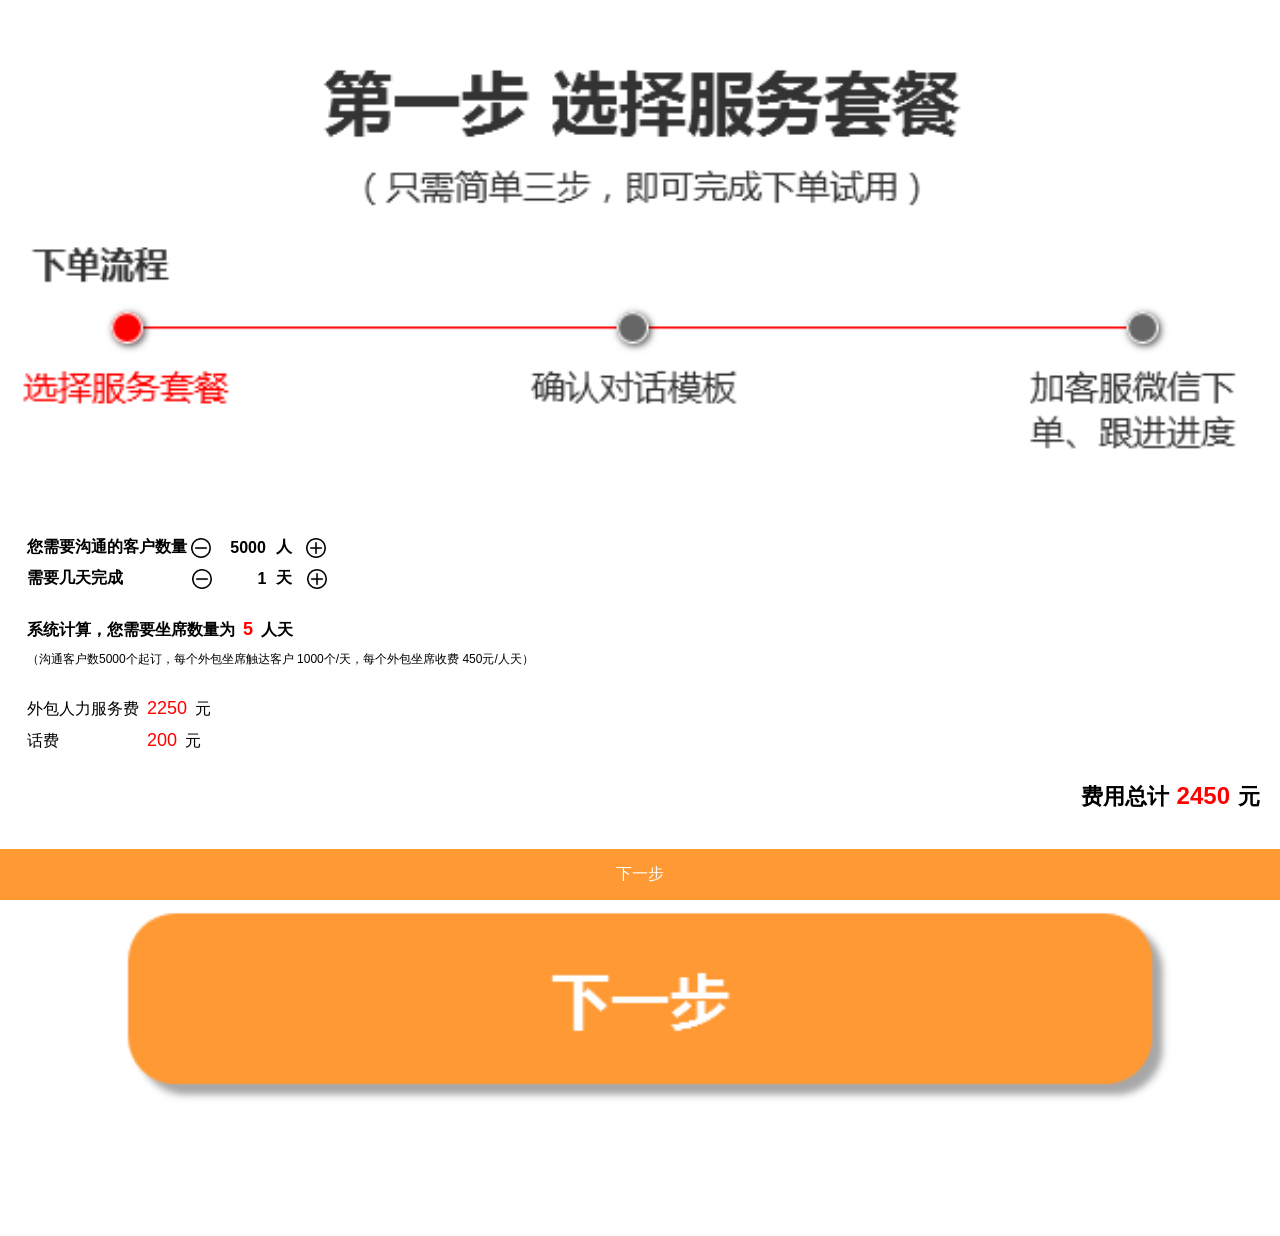
<file: step1-1.html>
<!DOCTYPE html>
<html lang="en">
	<head>
		<title>信士电话销售外包</title>
		<meta http-equiv="Content-Type" content="text/html; charset=UTF-8">    
		<meta name="viewport" content="width=device-width,initial-scale=1,user-scalable=0,viewport-fit=cover">
		<link rel="stylesheet" type="text/css" href="./css/base.css">
		<style>
			body,html{
				background:#fff;
			}
			.index{
				position: relative;
				padding-bottom:60px;
			}
			
			.need .desc{
				font-size:12px;
				<!--color:#999;-->
			}
			.footer{
				position:fixed;
				left:0;
				right:0;
				bottom:0;
				background:#fff;
				z-index:9999;
			}
			.footer>div{				
				padding:15px 10px;
				text-align:center;
			}
			.btn-order {
				color:#fff;
				background:#ff9934;
			}
			
			.select{
				
			}
			.item{
				position:relative;
				padding: 10px 10px 10px 27px;
			}
			.item>div{
				padding-bottom:10px;
			}
			.NumBtn span{
				display: inline-block;
				vertical-align: middle;
			}

			.BtnNumDown{
				width: 20px;
				padding-top: 20px;
				background-image: url('./images/down.png');
				background-size: 100%;
				background-repeat: no-repeat;
				background-position: center;
			}
			
			.BtnNumUp{
				margin-left: 10px;
				width: 20px;
				padding-top: 20px;
				background-image: url('./images/up.png');
				background-size: 100%;
				background-repeat: no-repeat;
				background-position: center;
			}
			span.BuyNum {
				padding: 1px 10px;
				min-width: 60px;
				text-align: right;
			}
			.num{
				color:red;
				font-size:18px;
				padding:0 8px;
			}
			
			.total{
				padding-right:20px;
				text-align:right;
				font-size:22px;
				font-weight: bold;
			}
			.total .num{
				font-size:24px;
			}
			
			.btn_bottom_order{
				position: absolute;
				top: 0%;
				height: 100%;
				left: 0%;
				width: 100%;
				z-index: 2;
			}
    </style>
</head>
<body>
<div class="index">
	<div style="position:relative;">
		<img src="./images/step1-1.png">
	</div>
	<div  class="item select" style="font-weight:bold;">
		<div class="Customer NumBtn" data-step="1000">
			<span>您需要沟通的客户数量 </span>
			<span class="BtnNumDown" onclick=""></span>
			<span class="BuyNum">5000</span>人
			<span class="BtnNumUp" onclick=""></span>
		</div>
		<div class="Time NumBtn" data-step="1">
			<span>需要几天完成 </span>
			<span style="width:60px"></span>		
			<span class="BtnNumDown" onclick=""></span>
			<span class="BuyNum">1</span>天
			<span class="BtnNumUp" onclick=""></span>
		</div>
	</div>
	
	<div class="item need">
		<div style="font-weight:bold;"><span>系统计算，您需要坐席数量为</span><span class="num">--</span>人天</div>
		<div class="desc">（沟通客户数5000个起订，每个外包坐席触达客户 1000个/天，每个外包坐席收费 450元/人天）</div>
	</div>
	
	<div class="item list">
		<div class="sprice"><span>外包人力服务费</span><span class="num">--</span>元</div>
		<div class="hprice"><span>话费</span><span style="display:inline-block;width:80px"></span><span class="num">--</span>元</div>
	</div>
	<div class="item total">
		<div class="tprice"><span>费用总计</span><span class="num">--</span>元</div>
	</div>
	<div class="footer display_flex flex_c">
		<div class="flex_1 btn-order create-order" onclick="">下一步</div>
	</div>
</div>
<div style="position:relative;padding-bottom:120px">
	<img src="./images/step1-2.png">
	<div class="btn_bottom_order btn_bottom_create-order" onclick=""></div>
</div>
<script>

	document.querySelector(".btn_bottom_create-order").onclick = function (e) {
		window.location.href = 'step2-1.html';
    };
	document.querySelector(".create-order").onclick = function (e) {
		window.location.href = 'step2-1.html';
    };
	
	//减数量按钮
	document.querySelector(".Customer .BtnNumDown").onclick = function (e) {
		e.stopPropagation();
		var intCurNum = parseInt(document.querySelector(".Customer .BuyNum").innerHTML);
		var step = parseInt(document.querySelector(".Customer .BuyNum").parentElement.getAttribute("data-step"));
		if(intCurNum > step) {
			if(intCurNum-step < 5000) {
				document.querySelector(".Customer .BuyNum").innerHTML = intCurNum;
			}else{
				document.querySelector(".Customer .BuyNum").innerHTML = parseInt(intCurNum-step);
			}
		}else{
			document.querySelector(".Customer .BuyNum").innerHTML = step;
		}
		updateGoodsTotalPrice();
	};
	
	//加数量按钮
	document.querySelector(".Customer .BtnNumUp").onclick = function (e) {
		e.stopPropagation();
		var intCurNum = parseInt(document.querySelector(".Customer .BuyNum").innerHTML);
		var step = parseInt(document.querySelector(".Customer .BuyNum").parentElement.getAttribute("data-step"));
		if(intCurNum){
			document.querySelector(".Customer .BuyNum").innerHTML  = parseInt(intCurNum+step);
		}
		updateGoodsTotalPrice();
	};
	
		//减数量按钮
	document.querySelector(".Time .BtnNumDown").onclick = function (e) {
		e.stopPropagation();
		var intCurNum = parseInt(document.querySelector(".Time .BuyNum").innerHTML);
		var step = parseInt(document.querySelector(".Time .BuyNum").parentElement.getAttribute("data-step"));
		if(intCurNum > step) {
			document.querySelector(".Time .BuyNum").innerHTML = parseInt(intCurNum-step);
		}else{
			document.querySelector(".Time .BuyNum").innerHTML = step;
		}
		updateGoodsTotalPrice();
	};
	
	//加数量按钮
	document.querySelector(".Time .BtnNumUp").onclick = function (e) {
		e.stopPropagation();
		var intCurNum = parseInt(document.querySelector(".Time .BuyNum").innerHTML);
		var step = parseInt(document.querySelector(".Time .BuyNum").parentElement.getAttribute("data-step"));
		if(intCurNum){
			document.querySelector(".Time .BuyNum").innerHTML  = parseInt(intCurNum+step);
		}
		updateGoodsTotalPrice();
	};
	
	updateGoodsTotalPrice();
	function updateGoodsTotalPrice() {
            
		var Customer =  parseInt(document.querySelector(".Customer .BuyNum").innerHTML);
		var Time =  parseInt(document.querySelector(".Time .BuyNum").innerHTML);
		
		document.querySelector(".need .num").innerHTML = Math.ceil(Customer/1000);
		document.querySelector(".sprice .num").innerHTML = Math.ceil(Customer/1000*450);
		document.querySelector(".hprice .num").innerHTML = Math.ceil(Customer*0.4*0.1);
		document.querySelector(".tprice .num").innerHTML = Math.ceil(Customer/1000*450) + Math.ceil(Customer*0.4*0.1);
    }
	
</script>


</body></html>
</file>
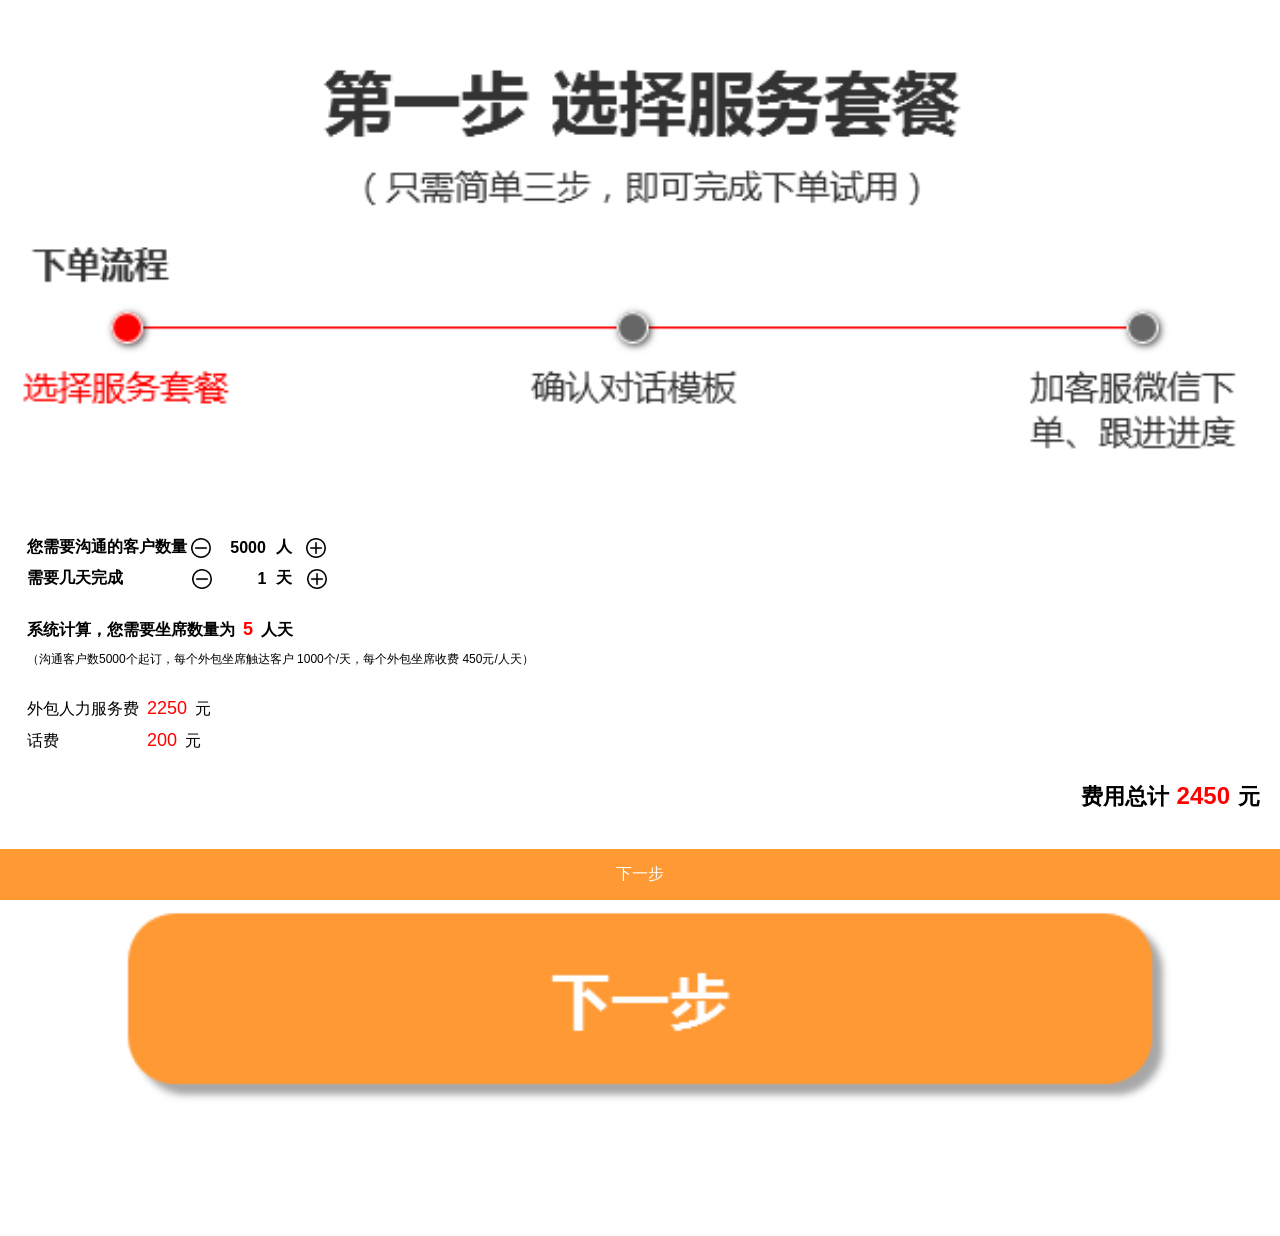
<file: step1.html>
<!DOCTYPE html>
<html lang="en">
	<head>
		<title>信士电话销售外包</title>
		<meta http-equiv="Content-Type" content="text/html; charset=UTF-8">    
		<meta name="viewport" content="width=device-width,initial-scale=1,user-scalable=0,viewport-fit=cover">
		<link rel="stylesheet" type="text/css" href="./css/base.css">
		<style>
			body,html{
				background:#fff;
			}
			.index{
				position: relative;
				padding-bottom:60px;
			}
			
			.need .desc{
				font-size:12px;
				<!--color:#999;-->
			}
			.footer{
				position:fixed;
				left:0;
				right:0;
				bottom:0;
				background:#fff;
				z-index:9999;
			}
			.footer>div{				
				padding:15px 10px;
				text-align:center;
			}
			.btn-order {
				color:#fff;
				background:#ff9934;
			}
			
			.select{
				
			}
			.item{
				position:relative;
				padding: 10px 10px 10px 27px;
			}
			.item>div{
				padding-bottom:10px;
			}
			.NumBtn span{
				display: inline-block;
				vertical-align: middle;
			}

			.BtnNumDown{
				width: 20px;
				padding-top: 20px;
				background-image: url('./images/down.png');
				background-size: 100%;
				background-repeat: no-repeat;
				background-position: center;
			}
			
			.BtnNumUp{
				margin-left: 10px;
				width: 20px;
				padding-top: 20px;
				background-image: url('./images/up.png');
				background-size: 100%;
				background-repeat: no-repeat;
				background-position: center;
			}
			span.BuyNum {
				padding: 1px 10px;
				min-width: 60px;
				text-align: right;
			}
			.num{
				color:red;
				font-size:18px;
				padding:0 8px;
			}
			
			.total{
				padding-right:20px;
				text-align:right;
				font-size:22px;
				font-weight: bold;
			}
			.total .num{
				font-size:24px;
			}
			
			.btn_bottom_order{
				position: absolute;
				top: 0%;
				height: 100%;
				left: 0%;
				width: 100%;
				z-index: 2;
			}
    </style>
</head>
<body>
<div class="index">
	<div style="position:relative;">
		<img src="./images/step1-1.png">
	</div>
	<div  class="item select" style="font-weight:bold;">
		<div class="Customer NumBtn" data-step="1000">
			<span>您需要沟通的客户数量 </span>
			<span class="BtnNumDown" onclick=""></span>
			<span class="BuyNum">5000</span>人
			<span class="BtnNumUp" onclick=""></span>
		</div>
		<div class="Time NumBtn" data-step="1">
			<span>需要几天完成 </span>
			<span style="width:60px"></span>		
			<span class="BtnNumDown" onclick=""></span>
			<span class="BuyNum">1</span>天
			<span class="BtnNumUp" onclick=""></span>
		</div>
	</div>
	
	<div class="item need">
		<div style="font-weight:bold;"><span>系统计算，您需要坐席数量为</span><span class="num">--</span>人天</div>
		<div class="desc">（沟通客户数5000个起订，每个外包坐席触达客户 1000个/天，每个外包坐席收费 450元/人天）</div>
	</div>
	
	<div class="item list">
		<div class="sprice"><span>外包人力服务费</span><span class="num">--</span>元</div>
		<div class="hprice"><span>话费</span><span style="display:inline-block;width:80px"></span><span class="num">--</span>元</div>
	</div>
	<div class="item total">
		<div class="tprice"><span>费用总计</span><span class="num">--</span>元</div>
	</div>
	<div class="footer display_flex flex_c">
		<div class="flex_1 btn-order create-order" onclick="">下一步</div>
	</div>
</div>
<div style="position:relative;padding-bottom:120px">
	<img src="./images/step1-2.png">
	<div class="btn_bottom_order btn_bottom_create-order" onclick=""></div>
</div>
<script>

	document.querySelector(".btn_bottom_create-order").onclick = function (e) {
		window.location.href = 'step2.html';
    };
	document.querySelector(".create-order").onclick = function (e) {
		window.location.href = 'step2.html';
    };
	
	//减数量按钮
	document.querySelector(".Customer .BtnNumDown").onclick = function (e) {
		e.stopPropagation();
		var intCurNum = parseInt(document.querySelector(".Customer .BuyNum").innerHTML);
		var step = parseInt(document.querySelector(".Customer .BuyNum").parentElement.getAttribute("data-step"));
		if(intCurNum > step) {
			if(intCurNum-step < 5000) {
				document.querySelector(".Customer .BuyNum").innerHTML = intCurNum;
			}else{
				document.querySelector(".Customer .BuyNum").innerHTML = parseInt(intCurNum-step);
			}
		}else{
			document.querySelector(".Customer .BuyNum").innerHTML = step;
		}
		updateGoodsTotalPrice();
	};
	
	//加数量按钮
	document.querySelector(".Customer .BtnNumUp").onclick = function (e) {
		e.stopPropagation();
		var intCurNum = parseInt(document.querySelector(".Customer .BuyNum").innerHTML);
		var step = parseInt(document.querySelector(".Customer .BuyNum").parentElement.getAttribute("data-step"));
		if(intCurNum){
			document.querySelector(".Customer .BuyNum").innerHTML  = parseInt(intCurNum+step);
		}
		updateGoodsTotalPrice();
	};
	
		//减数量按钮
	document.querySelector(".Time .BtnNumDown").onclick = function (e) {
		e.stopPropagation();
		var intCurNum = parseInt(document.querySelector(".Time .BuyNum").innerHTML);
		var step = parseInt(document.querySelector(".Time .BuyNum").parentElement.getAttribute("data-step"));
		if(intCurNum > step) {
			document.querySelector(".Time .BuyNum").innerHTML = parseInt(intCurNum-step);
		}else{
			document.querySelector(".Time .BuyNum").innerHTML = step;
		}
		updateGoodsTotalPrice();
	};
	
	//加数量按钮
	document.querySelector(".Time .BtnNumUp").onclick = function (e) {
		e.stopPropagation();
		var intCurNum = parseInt(document.querySelector(".Time .BuyNum").innerHTML);
		var step = parseInt(document.querySelector(".Time .BuyNum").parentElement.getAttribute("data-step"));
		if(intCurNum){
			document.querySelector(".Time .BuyNum").innerHTML  = parseInt(intCurNum+step);
		}
		updateGoodsTotalPrice();
	};
	
	updateGoodsTotalPrice();
	function updateGoodsTotalPrice() {
            
		var Customer =  parseInt(document.querySelector(".Customer .BuyNum").innerHTML);
		var Time =  parseInt(document.querySelector(".Time .BuyNum").innerHTML);
		
		document.querySelector(".need .num").innerHTML = Math.ceil(Customer/1000);
		document.querySelector(".sprice .num").innerHTML = Math.ceil(Customer/1000*450);
		document.querySelector(".hprice .num").innerHTML = Math.ceil(Customer*0.4*0.1);
		document.querySelector(".tprice .num").innerHTML = Math.ceil(Customer/1000*450) + Math.ceil(Customer*0.4*0.1);
    }
	
</script>


</body></html>
</file>
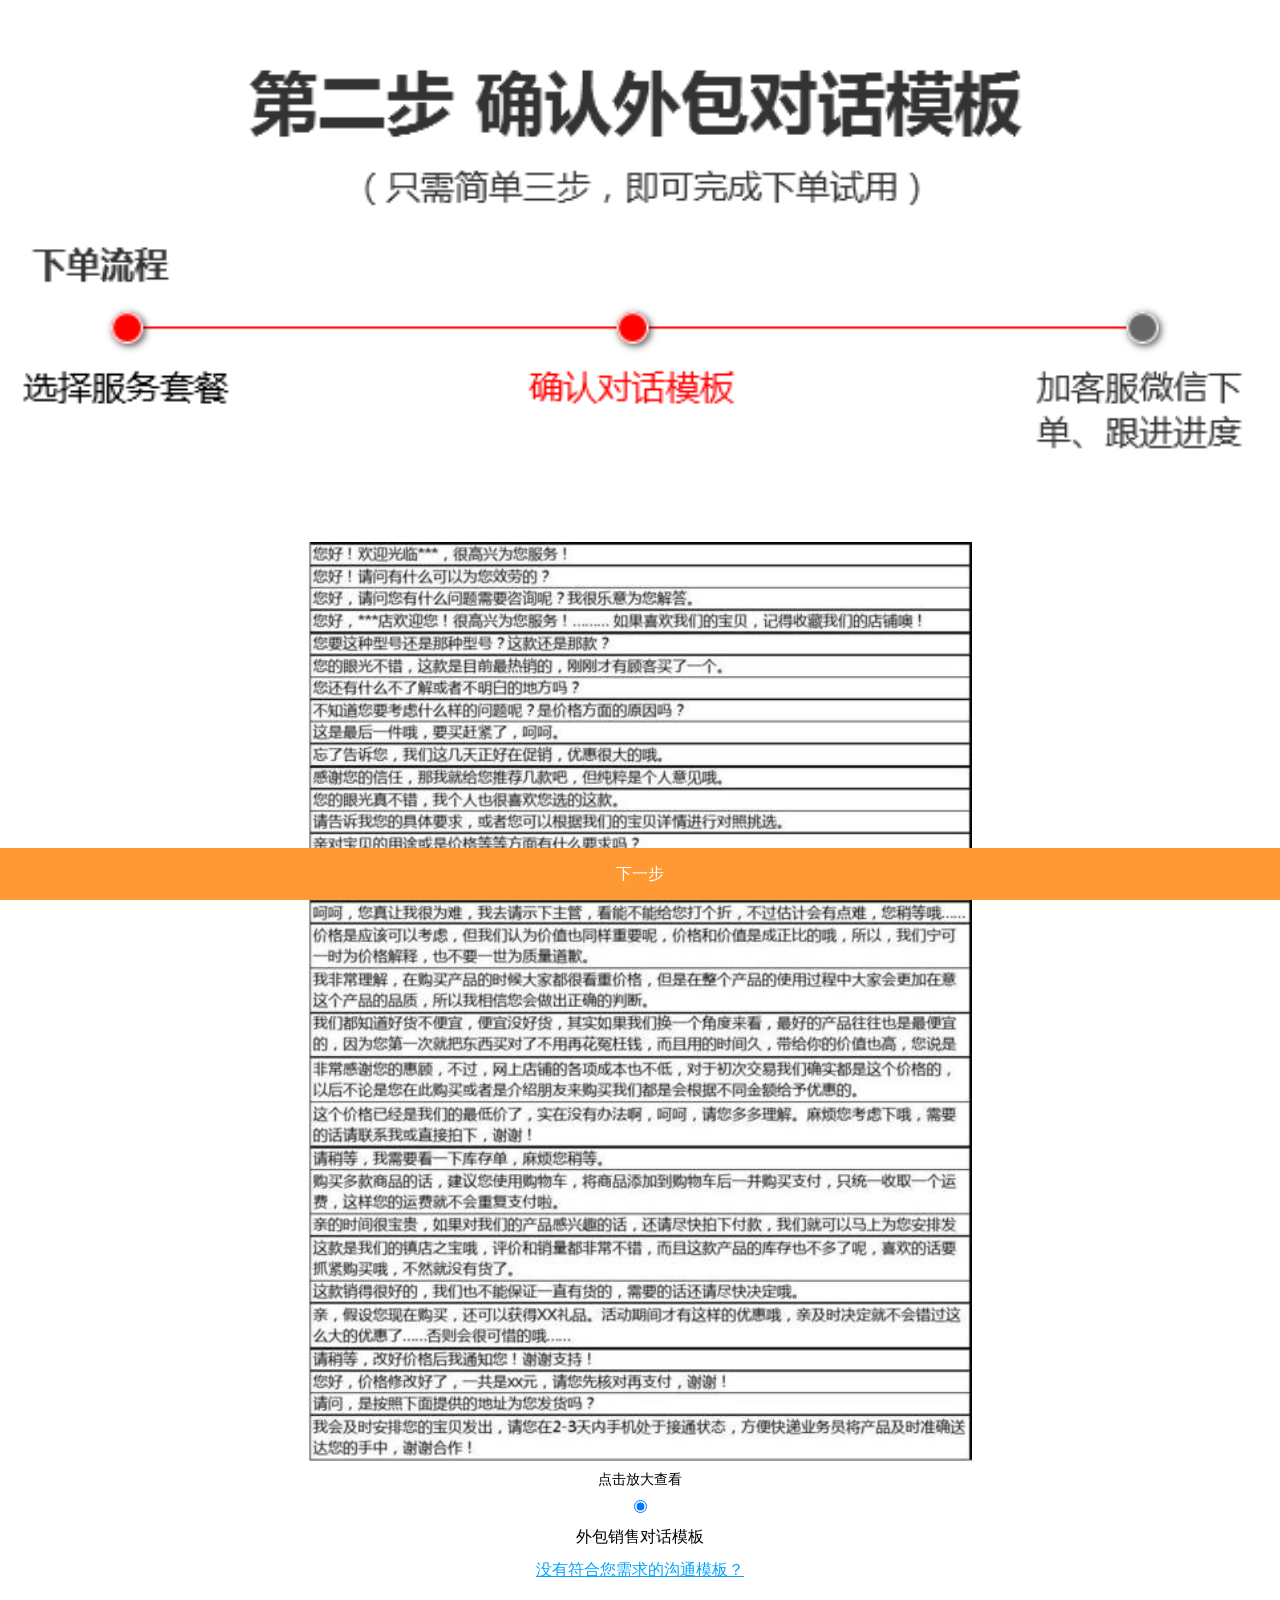
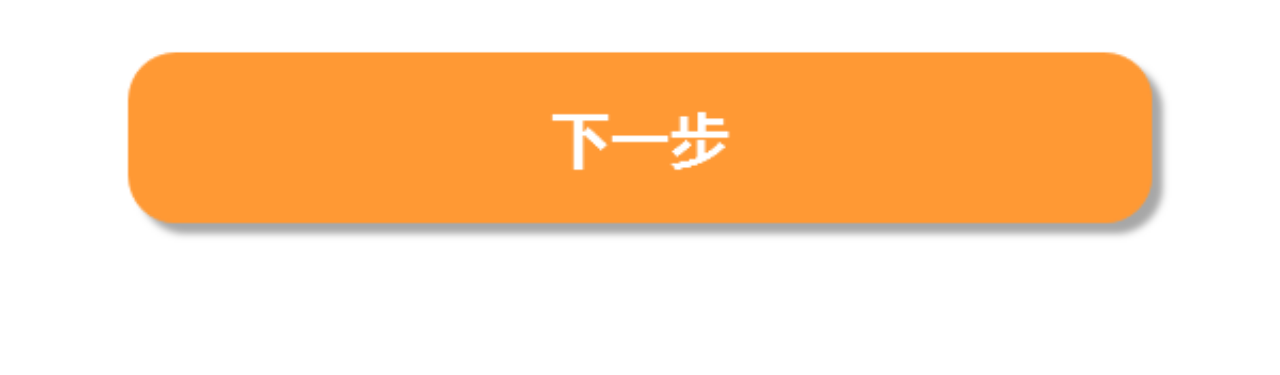
<file: step2-1.html>
<!DOCTYPE html>
<html lang="en">
	<head>
		<title>信士电话销售外包</title>
		<meta http-equiv="Content-Type" content="text/html; charset=UTF-8">    
		<meta name="viewport" content="width=device-width,initial-scale=1,user-scalable=0,viewport-fit=cover">
		<link rel="stylesheet" type="text/css" href="./css/base.css">
		<style>
			body,html{
				background:#fff;
			}
			.index{
				position: relative;
				padding-bottom:50px;
			}
			
			.temp_list{
				text-align:center;
			}
			
			.temp_list>div{
				padding:15px 20px 1px;
			}

			.footer{
				position:fixed;
				left:0;
				right:0;
				bottom:0;
				background:#fff;
				z-index:9999;
				border-top:1px solid #ff9934;
			}

			.footer>div{				
				padding:15px 10px;
				text-align:center;
			}
			.btn-back{
				
			}
			.btn-order {
				color:#fff;
				background:#ff9934;
			}
			
			.tips{
				padding:10px;
				font-size:14px;
			}
			
			.name{
				padding:10px;
				font-size:16px;
			}
			.pop{
				position:fixed;
				background:rgba(0, 0, 0, 0.7);
				top:0;
				left:0;
				right:0;
				bottom:0;
				z-index:100000;
				overflow:scroll;
			}
			.pop img{
				padding:50px 10px 10px;
			}
			
			.notice-1{
				margin-top:1px;
				color:#02a3ff;
				text-align:center;
				text-decoration: underline;
			}

			.btn_bottom_order{
				position: absolute;
				top: 0%;
				height: 100%;
				left: 0%;
				width: 100%;
				z-index: 2;
			}
    </style>
</head>
<body>
<div class="index">
	<div style="position:relative;">
		<img src="./images/step2-1.png">
	</div>
	
	<div class="temp_list display_flex flex_c">
		<div class="temp-1" style="width:55%">
			<label for="temp_1">
			<img src="./images/temp-1.jpg"/>
			<div class="tips">点击放大查看</div>
			<input type="radio" name="temp" id="temp_1" value="1" checked >
			<div class="name">外包销售对话模板</div>
			</label >
		</div>
	</div>
	
	<div class="notice-1">没有符合您需求的沟通模板？</div>
	
	<div class="pop pop-temp-1" style="display:none">
		<img src="./images/temp-1-detail.jpg"/>
	</div>
	
	<div class="pop pop-temp-2" style="display:none">
		<img src="./images/temp-2.jpg"/>
	</div>
	
	<div class="pop pop-notice-1" style="display:none">
		<img src="./images/notice-1.png"/>
	</div>
	
	<div class="footer display_flex flex_c">
		<div class="flex_1 btn-order create-order" onclick="">下一步</div>
	</div>
</div>
<div style="position:relative;padding-bottom:120px">
	<img src="./images/step2-2.png">
	<div class="btn_bottom_order btn_bottom_create-order" onclick=""></div>
</div>
<script>

	document.querySelector(".btn_bottom_create-order").onclick = function (e) {
		window.location.href = 'step3-1.html';
    };
	document.querySelector(".create-order").onclick = function (e) {
		window.location.href = 'step3-1.html';
    };
	
	document.querySelector(".temp-1 img").onclick = function (e) {
		document.querySelector(".pop-temp-1").style.display = 'block';
		//document.querySelector(".pop-temp-2").style.display = 'none';
		document.querySelector(".pop-notice-1").style.display = 'none';
    };
	
	/*document.querySelector(".temp-2 img").onclick = function (e) {
		document.querySelector(".pop-temp-2").style.display = 'block';
		document.querySelector(".pop-temp-1").style.display = 'none';
		document.querySelector(".pop-notice-1").style.display = 'none';
    };*/
	
	document.querySelector(".pop-temp-1").onclick = function (e) {
		document.querySelector(".pop-temp-1").style.display = 'none';
		//document.querySelector(".pop-temp-2").style.display = 'none';
		document.querySelector(".pop-notice-1").style.display = 'none';
    };
	/*document.querySelector(".pop-temp-2").onclick = function (e) {
		document.querySelector(".pop-temp-1").style.display = 'none';
		document.querySelector(".pop-temp-2").style.display = 'none';
		document.querySelector(".pop-notice-1").style.display = 'none';
    };*/
	
	
	document.querySelector(".notice-1").onclick = function (e) {
		document.querySelector(".pop-notice-1").style.display = 'block';
		//document.querySelector(".pop-temp-2").style.display = 'none';
		document.querySelector(".pop-temp-1").style.display = 'none';
    };
	document.querySelector(".pop-notice-1").onclick = function (e) {
		document.querySelector(".pop-notice-1").style.display = 'none';
		document.querySelector(".pop-temp-1").style.display = 'none';
		//document.querySelector(".pop-temp-2").style.display = 'none';
    };
</script>


</body></html>
</file>
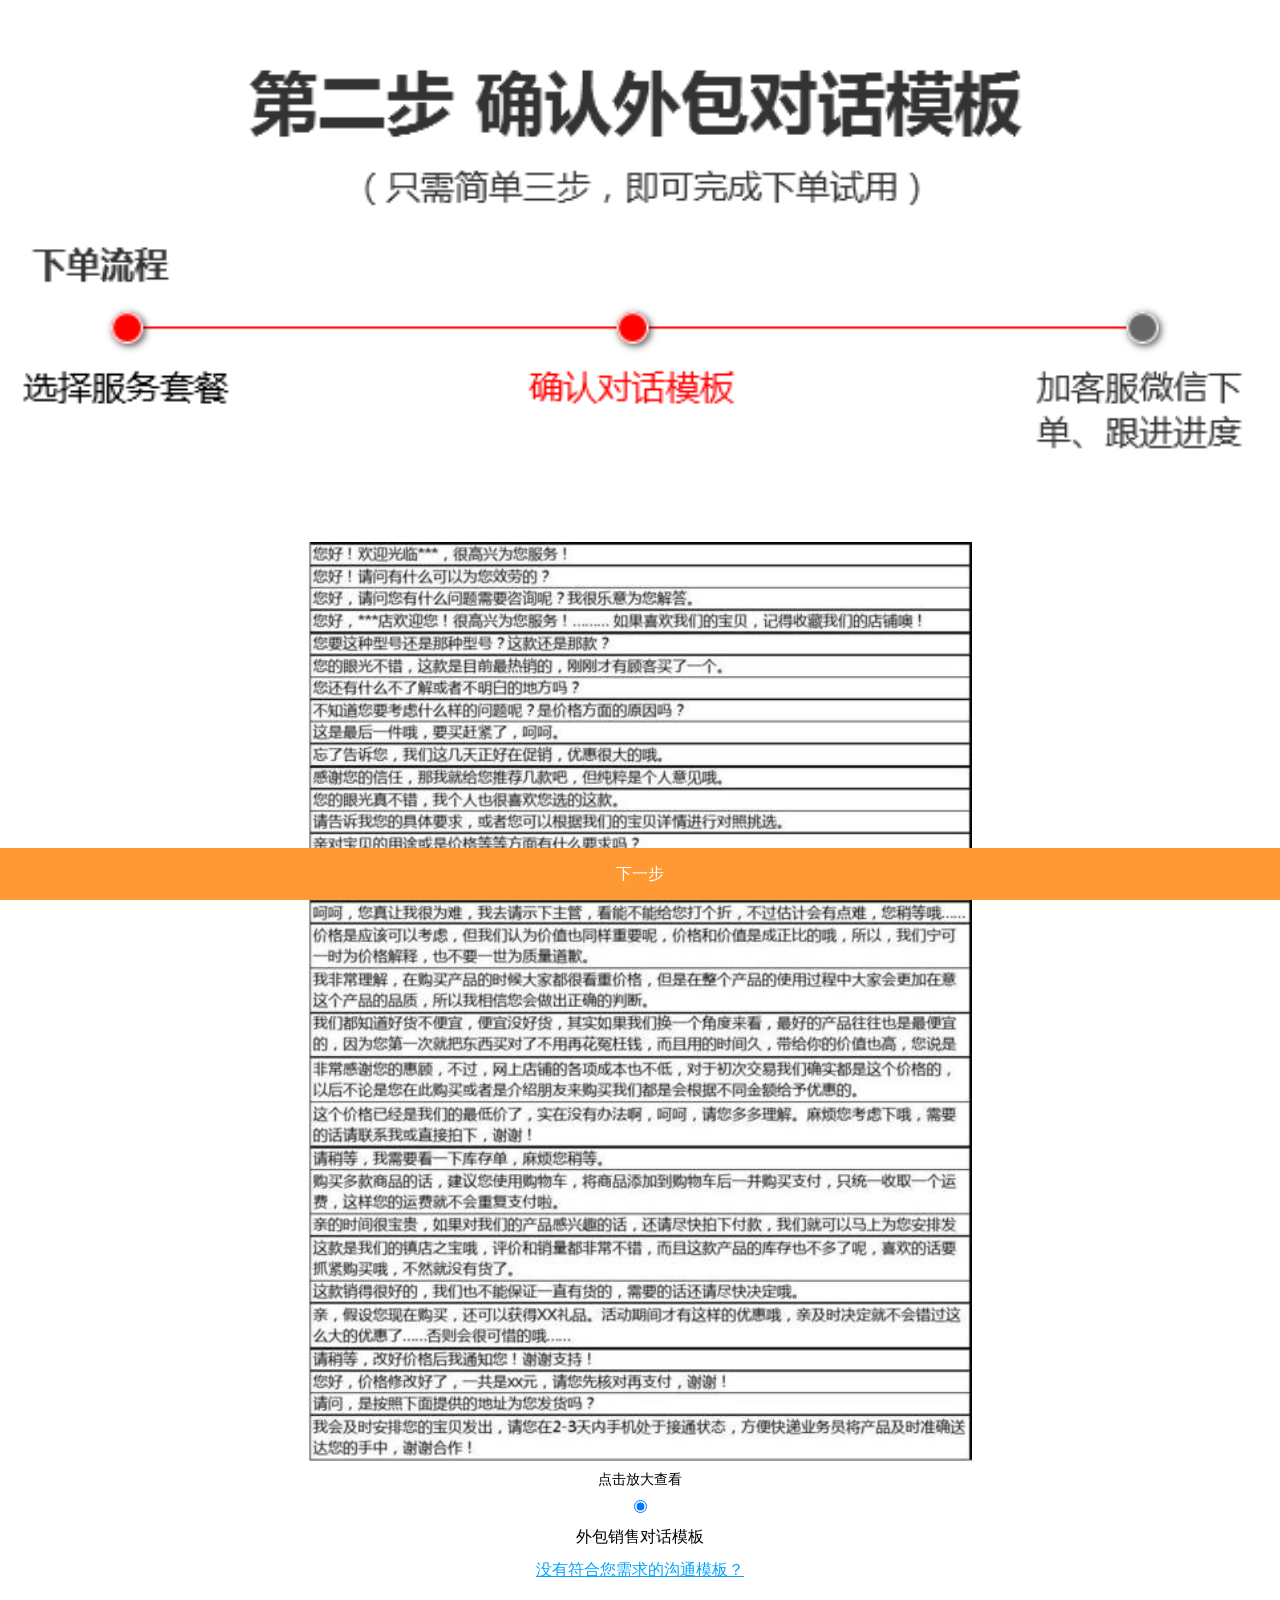
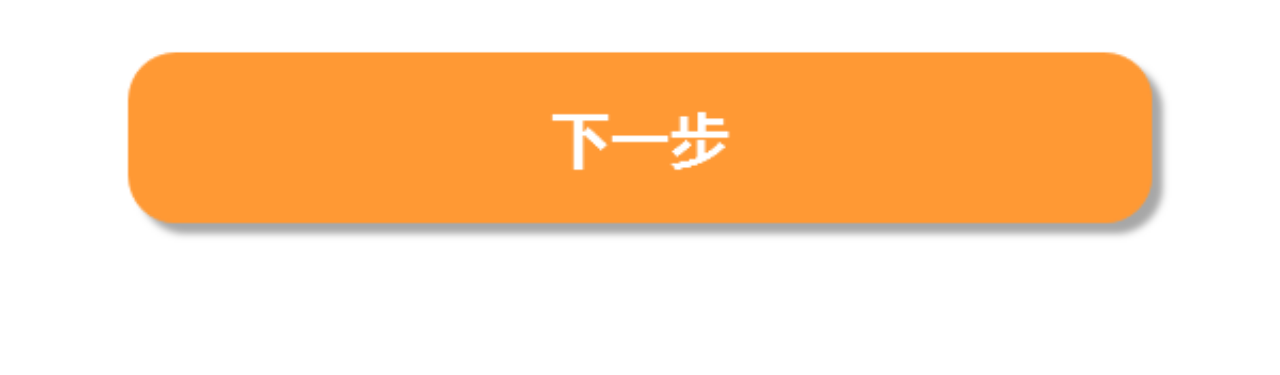
<file: step2.html>
<!DOCTYPE html>
<html lang="en">
	<head>
		<title>信士电话销售外包</title>
		<meta http-equiv="Content-Type" content="text/html; charset=UTF-8">    
		<meta name="viewport" content="width=device-width,initial-scale=1,user-scalable=0,viewport-fit=cover">
		<link rel="stylesheet" type="text/css" href="./css/base.css">
		<style>
			body,html{
				background:#fff;
			}
			.index{
				position: relative;
				padding-bottom:50px;
			}
			
			.temp_list{
				text-align:center;
			}
			
			.temp_list>div{
				padding:15px 20px 1px;
			}

			.footer{
				position:fixed;
				left:0;
				right:0;
				bottom:0;
				background:#fff;
				z-index:9999;
				border-top:1px solid #ff9934;
			}

			.footer>div{				
				padding:15px 10px;
				text-align:center;
			}
			.btn-back{
				
			}
			.btn-order {
				color:#fff;
				background:#ff9934;
			}
			
			.tips{
				padding:10px;
				font-size:14px;
			}
			
			.name{
				padding:10px;
				font-size:16px;
			}
			.pop{
				position:fixed;
				background:rgba(0, 0, 0, 0.7);
				top:0;
				left:0;
				right:0;
				bottom:0;
				z-index:100000;
				overflow:scroll;
			}
			.pop img{
				padding:50px 10px 10px;
			}
			
			.notice-1{
				margin-top:1px;
				color:#02a3ff;
				text-align:center;
				text-decoration: underline;
			}
			
			.btn_bottom_order{
				position: absolute;
				top: 0%;
				height: 100%;
				left: 0%;
				width: 100%;
				z-index: 2;
			}
    </style>
</head>
<body>
<div class="index">
	<div style="position:relative;">
		<img src="./images/step2-1.png">
	</div>
	
	<div class="temp_list display_flex flex_c">
		<div class="temp-1" style="width:55%">
			<label for="temp_1">
			<img src="./images/temp-1.jpg"/>
			<div class="tips">点击放大查看</div>
			<input type="radio" name="temp" id="temp_1" value="1" checked >
			<div class="name">外包销售对话模板</div>
			</label >
		</div>
	</div>
	
	<div class="notice-1">没有符合您需求的沟通模板？</div>
	
	<div class="pop pop-temp-1" style="display:none">
		<img src="./images/temp-1-detail.jpg"/>
	</div>
	
	<div class="pop pop-temp-2" style="display:none">
		<img src="./images/temp-2.jpg"/>
	</div>
	
	<div class="pop pop-notice-1" style="display:none">
		<img src="./images/notice-1.png"/>
	</div>
	
	<div class="footer display_flex flex_c">
		<div class="flex_1 btn-order create-order" onclick="">下一步</div>
	</div>
</div>
<div style="position:relative;padding-bottom:120px">
	<img src="./images/step2-2.png">
	<div class="btn_bottom_order btn_bottom_create-order" onclick=""></div>
</div>
<script>

	document.querySelector(".btn_bottom_create-order").onclick = function (e) {
		window.location.href = 'step3.html';
    };
	document.querySelector(".create-order").onclick = function (e) {
		window.location.href = 'step3.html';
    };
	
	document.querySelector(".temp-1 img").onclick = function (e) {
		document.querySelector(".pop-temp-1").style.display = 'block';
		//document.querySelector(".pop-temp-2").style.display = 'none';
		document.querySelector(".pop-notice-1").style.display = 'none';
    };
	
	/*document.querySelector(".temp-2 img").onclick = function (e) {
		document.querySelector(".pop-temp-2").style.display = 'block';
		document.querySelector(".pop-temp-1").style.display = 'none';
		document.querySelector(".pop-notice-1").style.display = 'none';
    };*/
	
	document.querySelector(".pop-temp-1").onclick = function (e) {
		document.querySelector(".pop-temp-1").style.display = 'none';
		//document.querySelector(".pop-temp-2").style.display = 'none';
		document.querySelector(".pop-notice-1").style.display = 'none';
    };
	/*document.querySelector(".pop-temp-2").onclick = function (e) {
		document.querySelector(".pop-temp-1").style.display = 'none';
		document.querySelector(".pop-temp-2").style.display = 'none';
		document.querySelector(".pop-notice-1").style.display = 'none';
    };*/
	
	
	document.querySelector(".notice-1").onclick = function (e) {
		document.querySelector(".pop-notice-1").style.display = 'block';
		//document.querySelector(".pop-temp-2").style.display = 'none';
		document.querySelector(".pop-temp-1").style.display = 'none';
    };
	document.querySelector(".pop-notice-1").onclick = function (e) {
		document.querySelector(".pop-notice-1").style.display = 'none';
		document.querySelector(".pop-temp-1").style.display = 'none';
		//document.querySelector(".pop-temp-2").style.display = 'none';
    };
</script>


</body></html>
</file>
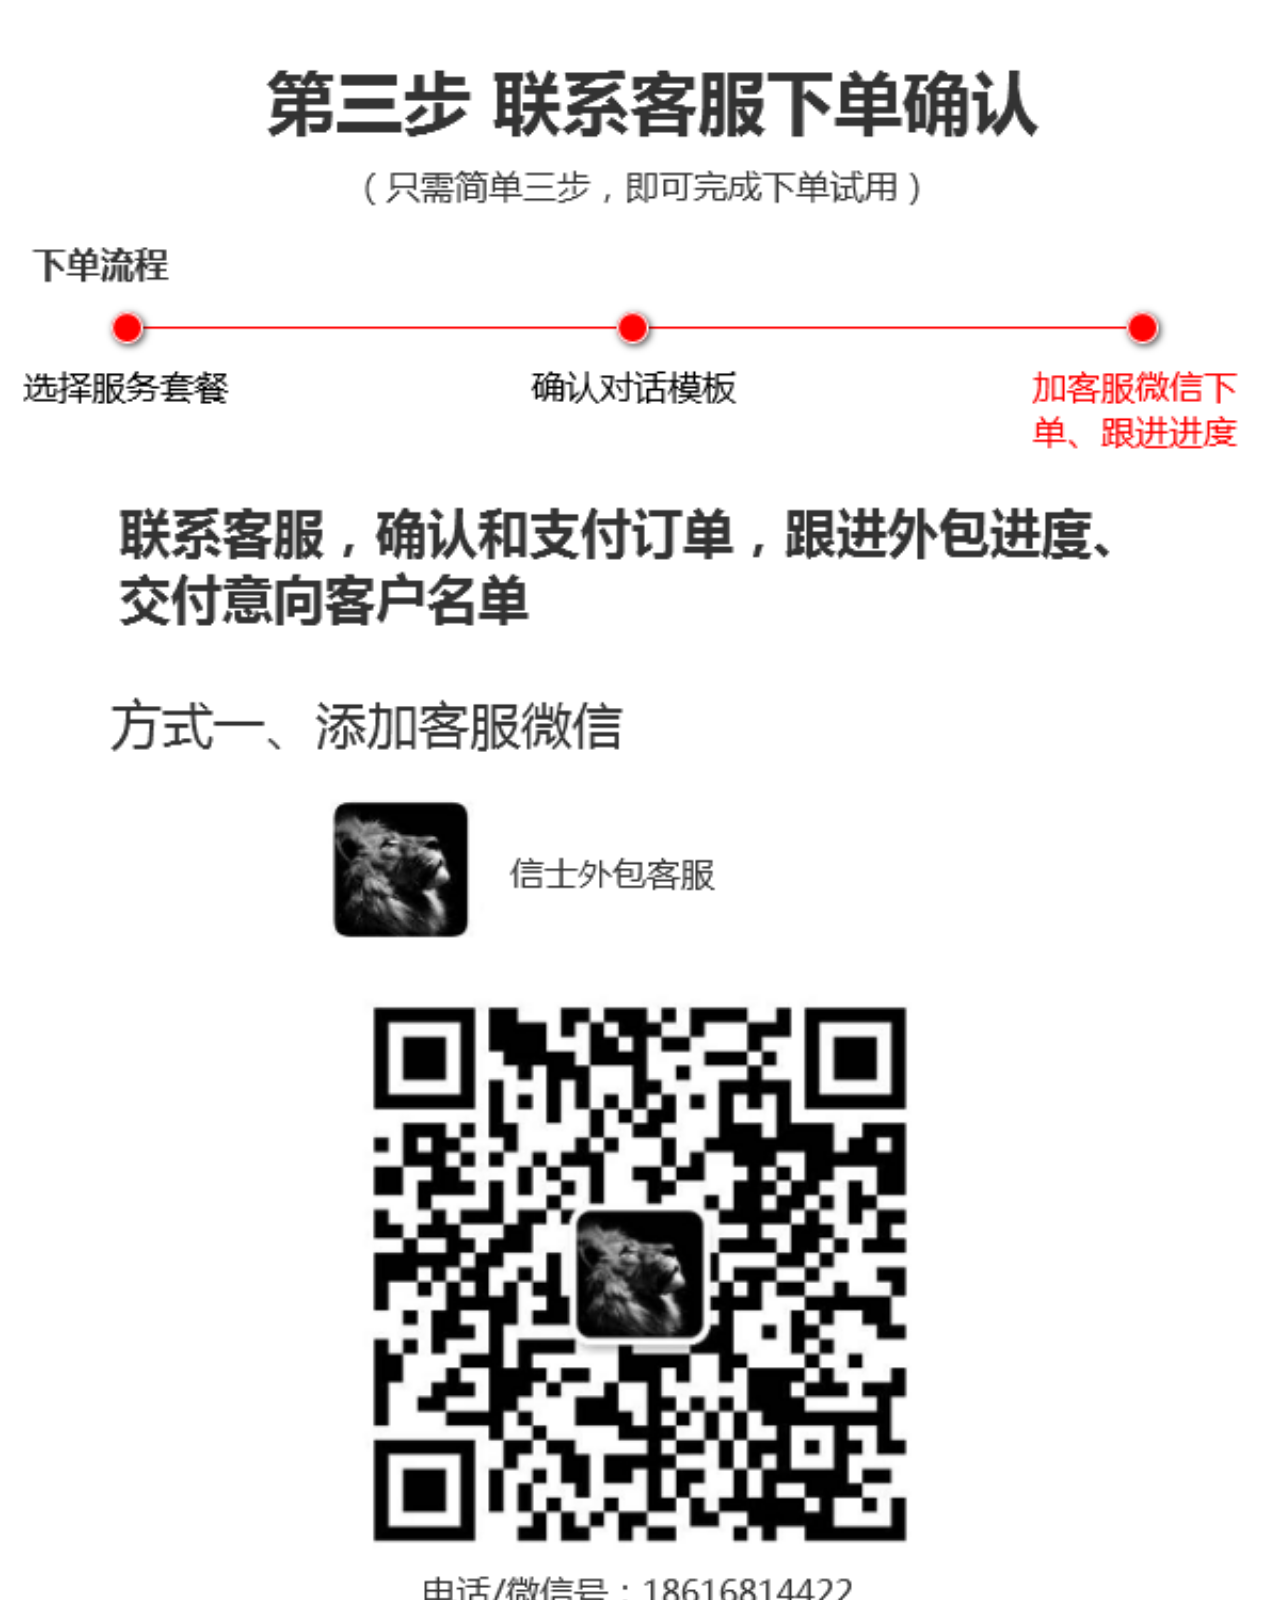
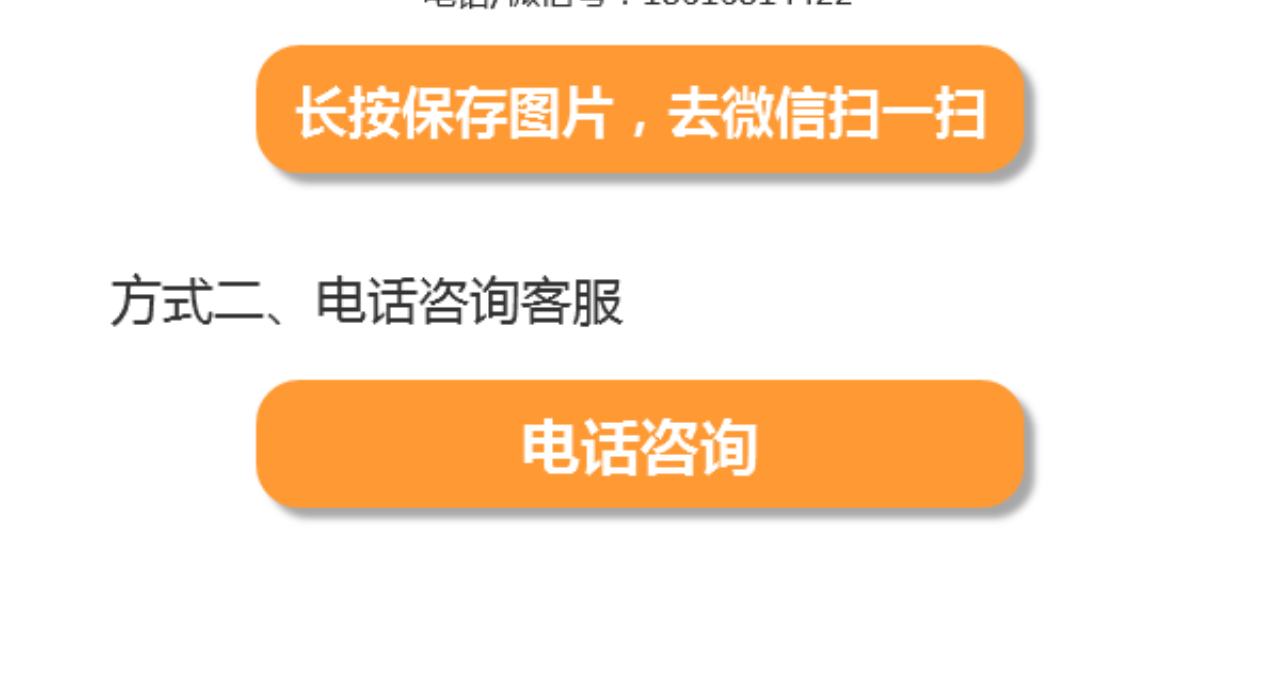
<file: step3-1.html>
<!DOCTYPE html>
<html lang="en">
	<head>
		<title>信士电话销售外包</title>
		<meta http-equiv="Content-Type" content="text/html; charset=UTF-8">    
		<meta name="viewport" content="width=device-width,initial-scale=1,user-scalable=0,viewport-fit=cover">
		<link rel="stylesheet" type="text/css" href="./css/base.css">
		<style>
			body,html{
				background:#fff;
			}
			.index{
				position: relative;
				padding-bottom:70px;
			}
			
			.btn-tel{
				position: absolute;
				top: 35%;
				height: 45%;
				left: 20%;
				width: 57%;
				z-index: 2;
			}

    </style>
</head>
<body>
	<div class="index">
		<div style="position:relative;">
			<img src="./images/step3-1-1.png">
		</div>
		<div style="position:relative;">
			<img src="./images/step3-2-1.png">
		</div>
		<div style="position:relative;">
			<img src="./images/step3-3-1.png">
			<div class="btn-tel" onclick=""></div>
		</div>
	</div>
	<script>
		document.querySelector(".btn-tel").onclick = function (e) {
			window.location.href = 'tel:18616814422';
		};
		
	</script>
</body>
</html>
</file>
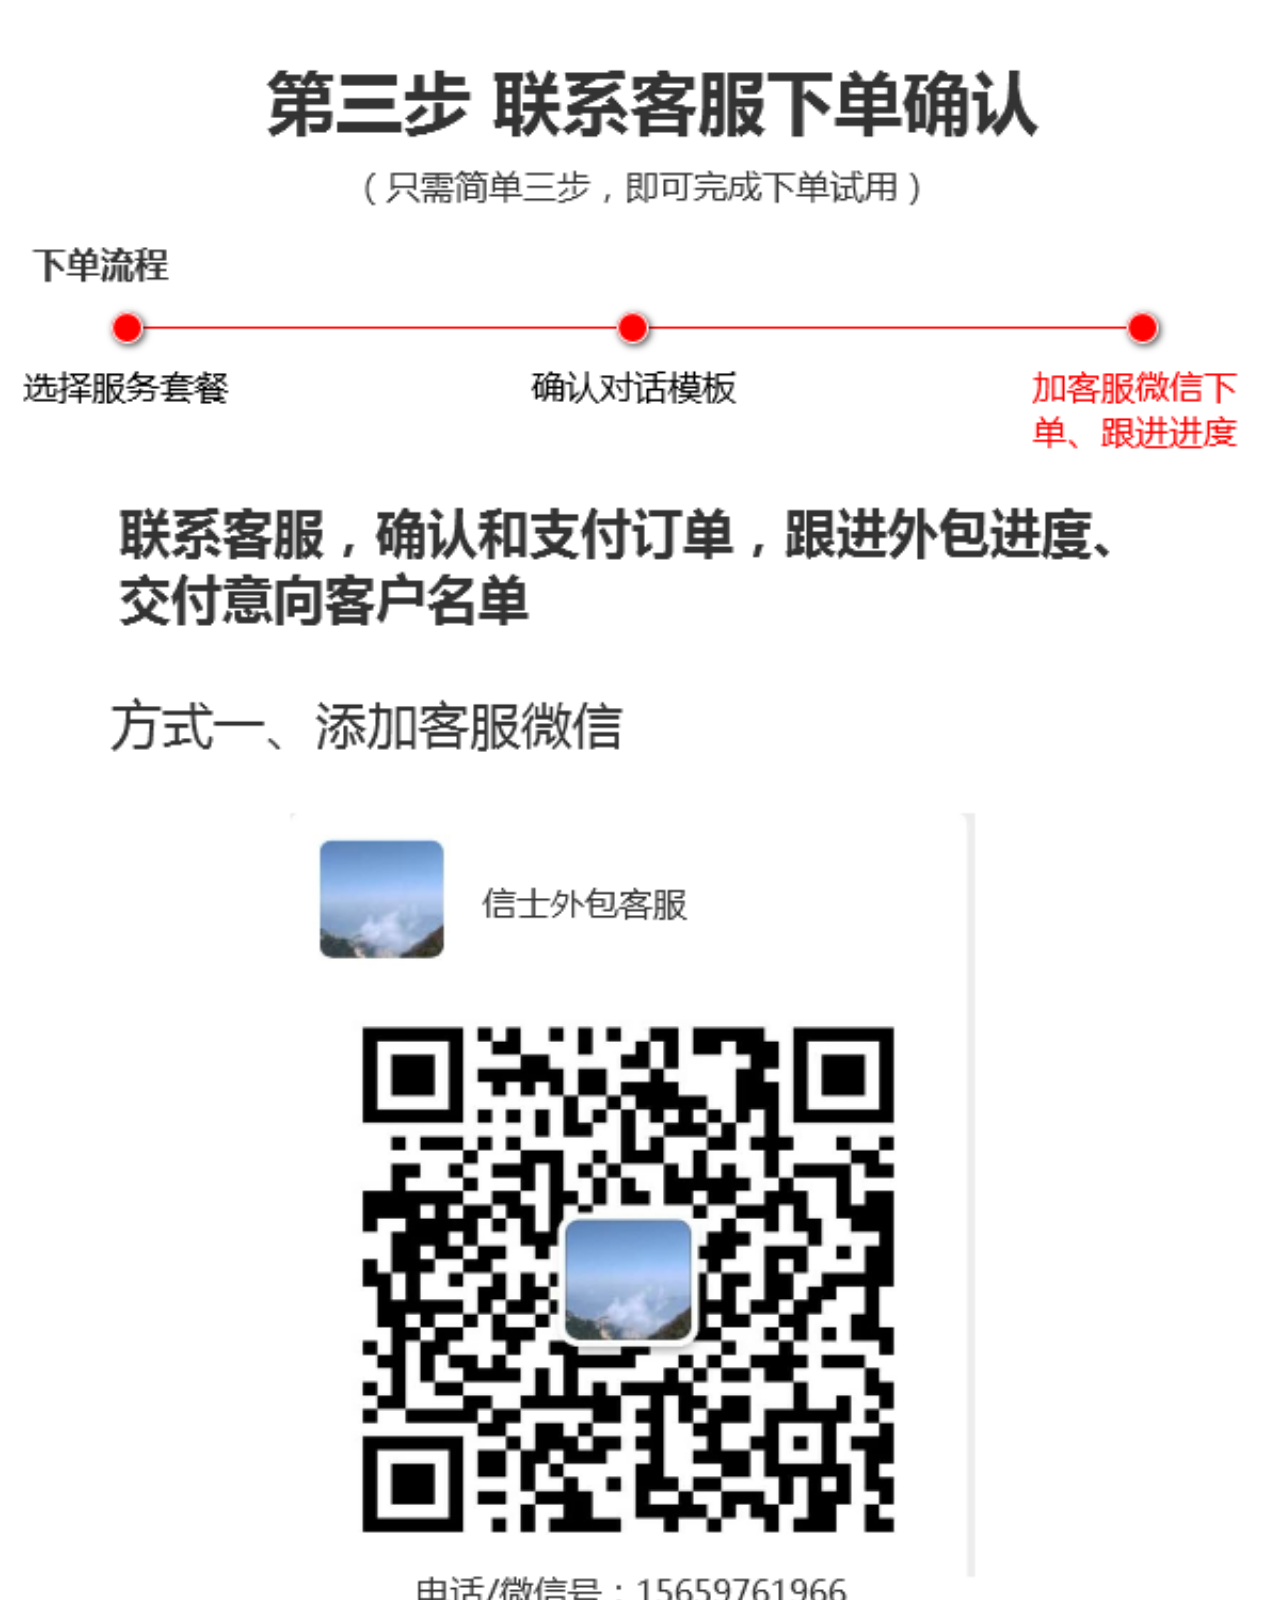
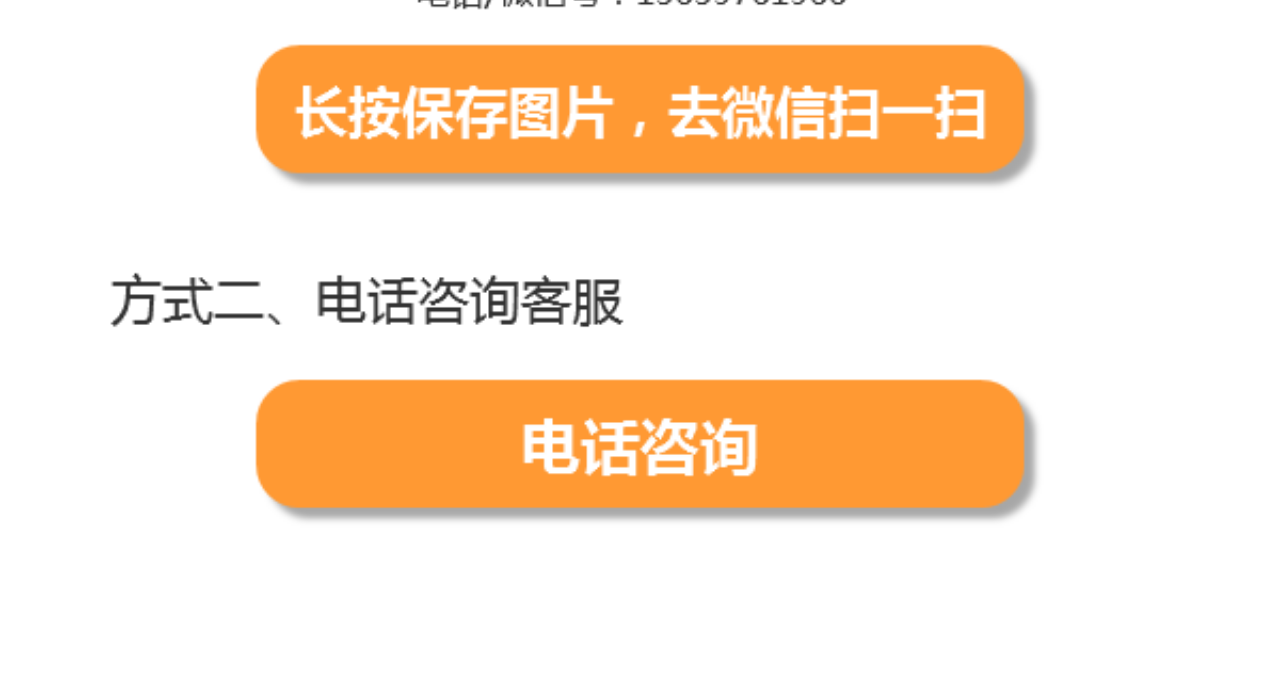
<file: step3.html>
<!DOCTYPE html>
<html lang="en">
	<head>
		<title>信士电话销售外包</title>
		<meta http-equiv="Content-Type" content="text/html; charset=UTF-8">    
		<meta name="viewport" content="width=device-width,initial-scale=1,user-scalable=0,viewport-fit=cover">
		<link rel="stylesheet" type="text/css" href="./css/base.css">
		<style>
			body,html{
				background:#fff;
			}
			.index{
				position: relative;
				padding-bottom:70px;
			}
			
			.btn-tel{
				position: absolute;
				top: 35%;
				height: 45%;
				left: 20%;
				width: 57%;
				z-index: 2;
			}

    </style>
</head>
<body>
	<div class="index">
		<div style="position:relative;">
			<img src="./images/step3-1.png">
		</div>
		<div style="position:relative;">
			<img src="./images/step3-2.png">
		</div>
		<div style="position:relative;">
			<img src="./images/step3-3.png">
			<div class="btn-tel" onclick=""></div>
		</div>
	</div>
	<script>
		document.querySelector(".btn-tel").onclick = function (e) {
			window.location.href = 'tel:15659761966';
		};
		
	</script>
</body>
</html>
</file>
<file: css/base.css>
@charset "utf-8";
/* css reset
  ------------------------- */
html,body{height:100%;}
body, ul, ol, p, h1, h2, h3, h4, h5, h6, dl, dt, dd ,form ,textarea ,input{margin:0;}
ul{list-style:none;}
ul,input{padding:0;}
table{margin:0 auto;width:100%;border-collapse:collapse;}
a img{border:0;}
a,input[type='button']{outline:none;blr:expression(this.onFocus=this.blur());}
input[type='button']::-moz-focus-inner{border-color:transparent;}
/* css reset end
  ------------------------- */
body { 
	background-color: #F2F2F2; 
	font-family: "Helvetica Neue", Helvetica, STHeiTi, sans-serif; 
}
*{
 	-webkit-tap-highlight-color: rgba(0,0,0,0);
 	-webkit-user-select:none;
 	-webkit-touch-callout:none;
 	
 	-webkit-box-sizing: border-box;
 	-moz-box-sizing:border-box; 
 	-o-box-sizing:border-box; 
}
textarea{
	-webkit-appearance: none;
}
input{
	-webkit-user-select:text;
}
a:link,a:visited{
    text-decoration:none;
}
.border_box{
	-webkit-box-sizing: border-box;
 	-moz-box-sizing:border-box; 
 	-o-box-sizing:border-box; 
}
.ellipsis {
	text-overflow: ellipsis;
	display: block;
	white-space: nowrap;
	overflow: hidden;
}
.fix-break-word{
	/*background-image: url(about:blank);*/
	display: block!important;
	background-color: rgba(0, 0, 0, 0);
	word-break: break-all;
}
img{
	display: block;
	width: 100%;
}
.cm_arrow {
	display: inline-block;
	vertical-align: middle;
	border: #FFFFFF solid 1px;
	margin-left: 4px;
	margin-bottom: 0px;
	content: '\20';
	width: 8px;
	height: 8px;
	border-top: none;
	border-left: none;
	transform: rotate(-45deg);
	-webkit-transform: rotate(-45deg);
}
.display_flex{
	display: -webkit-box;
	display: -webkit-flex;
	display: -ms-flexbox;
	display: flex;
}
.flex_c{
	-webkit-box-align: center;
	-webkit-box-pack: center;
	-webkit-box-orient: horizontal;
                                                                                                                                                                                                                                                                                                                                                                                                                                                                                                                                                                                                                                                                                                                                                                                                                                                                                                                                                                                                                                                                                                                                                                                                                                                                                                                                                                                                                                                                                                                                                                                                                                                                                                                                                                                                                                                                                                                                                                                                                                                                                                                                                                                                                                                                                                                                                                                                                                                                                                                                                                                                                                                                                                                                                                                                                                                                                                                                                                                                                                                                                                                                                                                                                                                                                                                                                                                                                                                                                                                                                                                                                                                                                                                                                                                                                                                                                                                                                                                                                                                                                                                                                                                                                                                                                                                                                                                                                                                                                                                                                                                                                                                                                                                                                                                                                                                                                                                                                                                                                                                                                                                                                                                                                                                                                                                                                                                                                                                                                                                                                                                                                                                                                                                                                                                                                                                                                                                                                                                                                                                                                                                                                                                                                                                                                                                                                                                                                                     
	-ms-flex-align: center;
	-webkit-align-items: center;
	align-items: center;
		
	-webkit-box-pack: center;
	-ms-flex-pack: center;
	-webkit-justify-content: center;
	justify-content: center;
}
.flex_s{
	-webkit-box-align: center;
	-webkit-box-pack: center;
	-webkit-box-orient: horizontal;

	-ms-flex-align: start;
	-webkit-align-items: flex-start;
	align-items: flex-start;

	-webkit-box-pack: center;
	-ms-flex-pack: center;
	-webkit-justify-content: center;
	justify-content: center;
}
.flex_l{
	-webkit-box-align: start;
	-webkit-box-pack: start;
	-webkit-box-orient: horizontal;

	-ms-flex-align: center;
	-webkit-align-items: center;
	align-items: center;

	-webkit-box-pack: start;
	-ms-flex-pack: start;
	-webkit-justify-content: start;
	justify-content: start;
}
.flex_1{
	-webkit-box-flex: 1;
	-webkit-flex: 1;
	-ms-flex: 1;
	flex: 1;
}

.alpha{
    height: 100%;
    overflow: hidden;
    position: relative;
}
</file>
